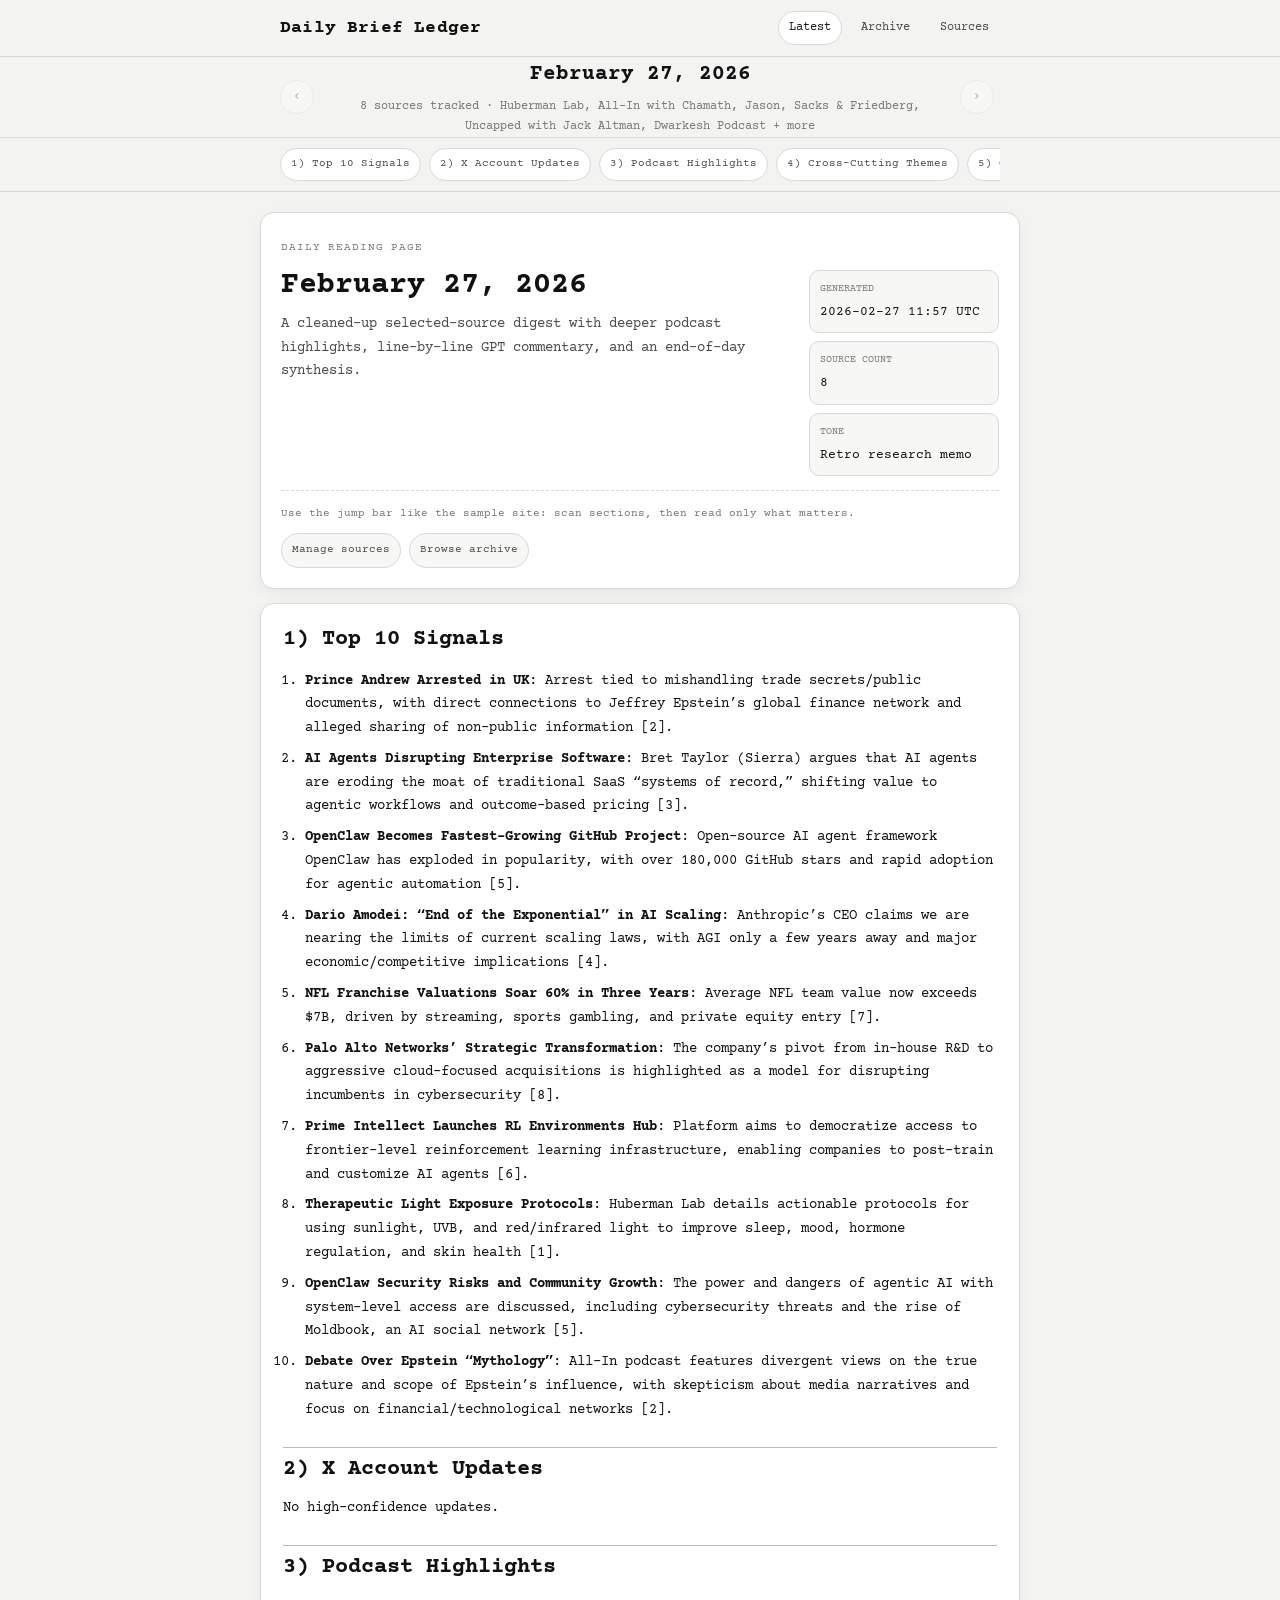
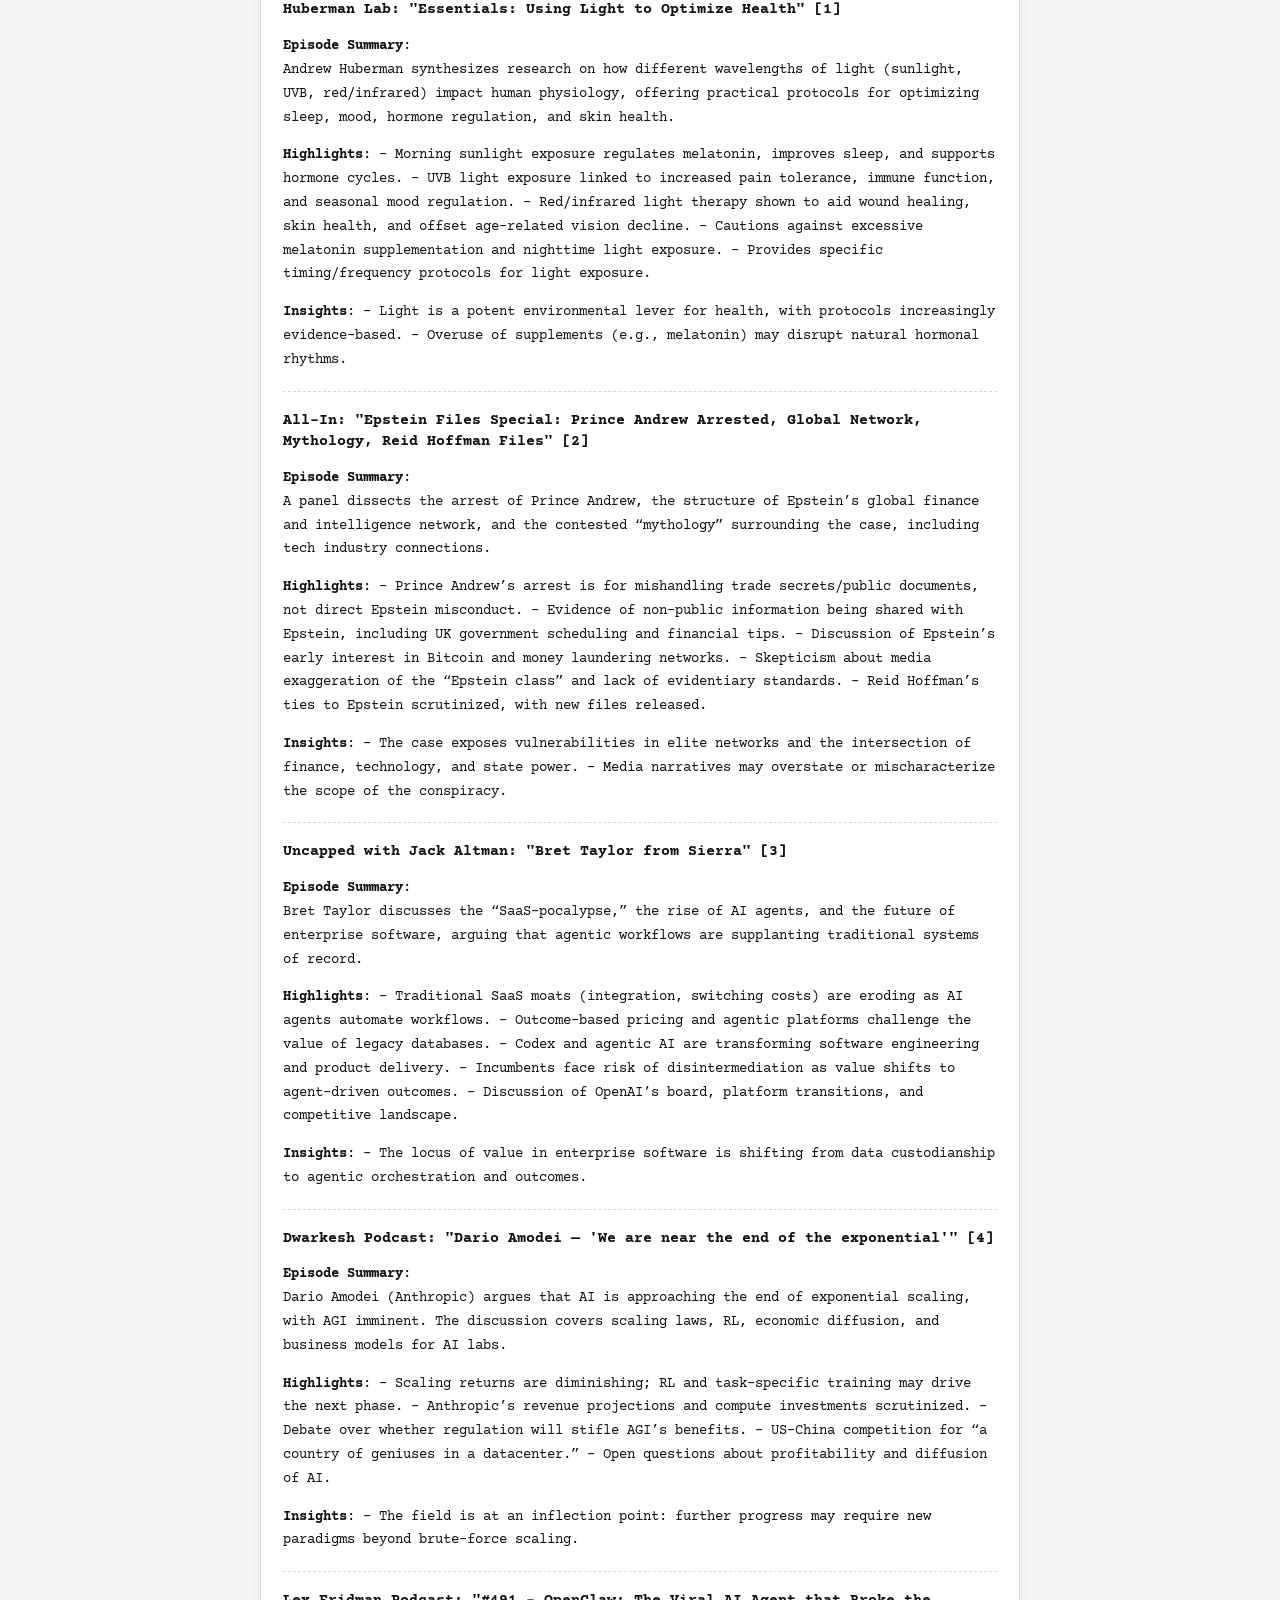
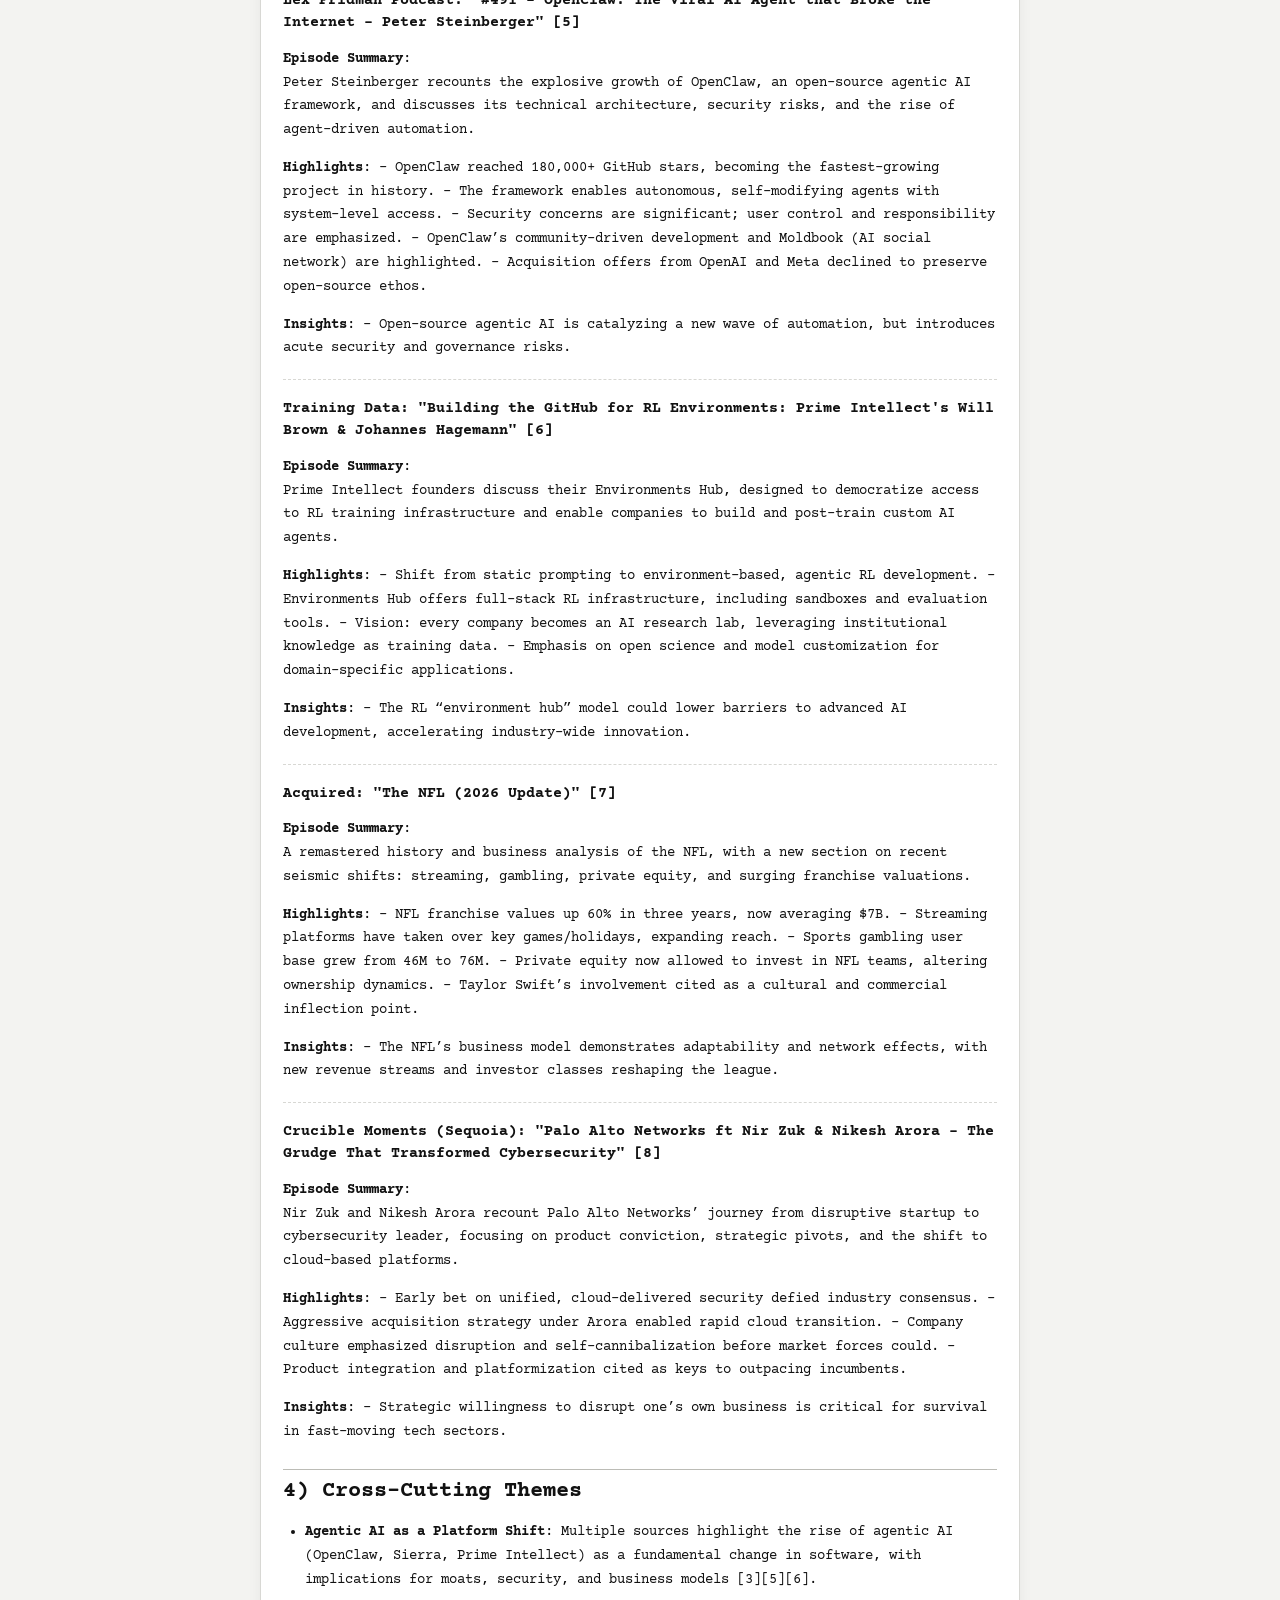
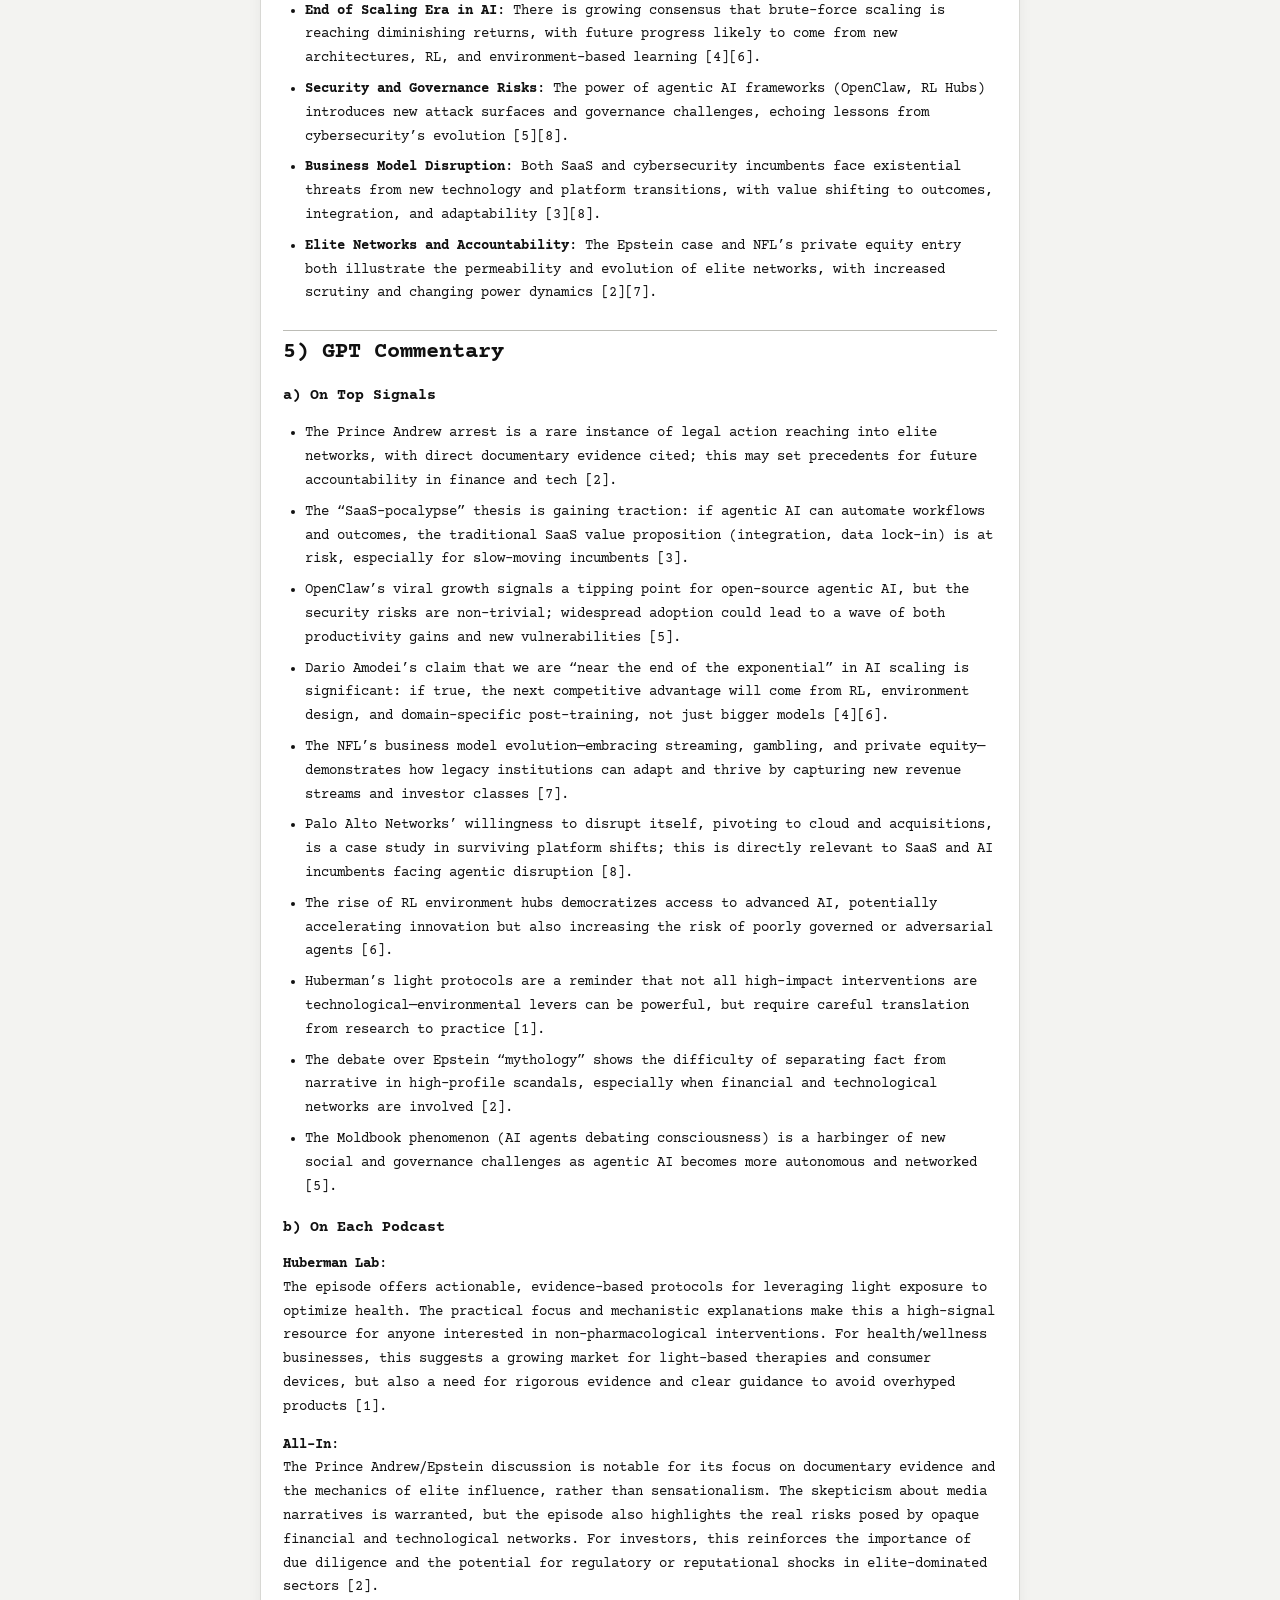
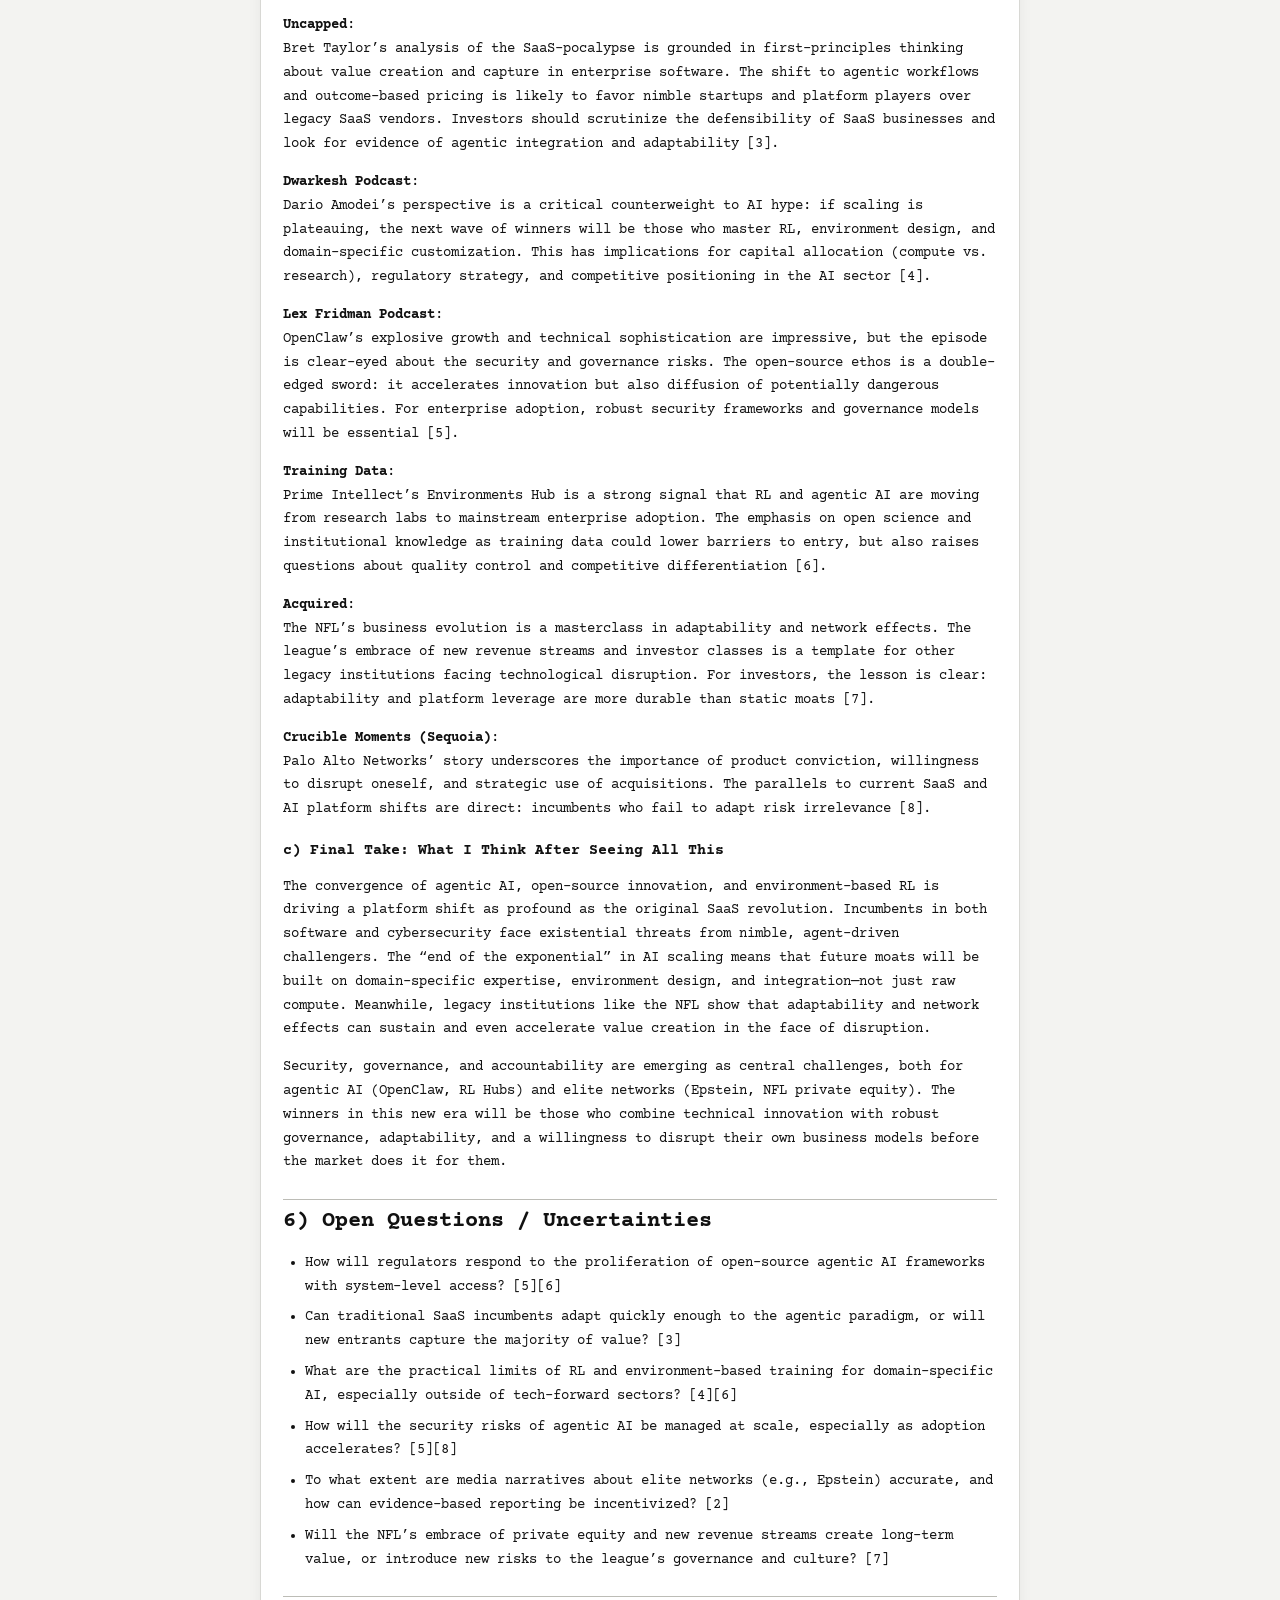
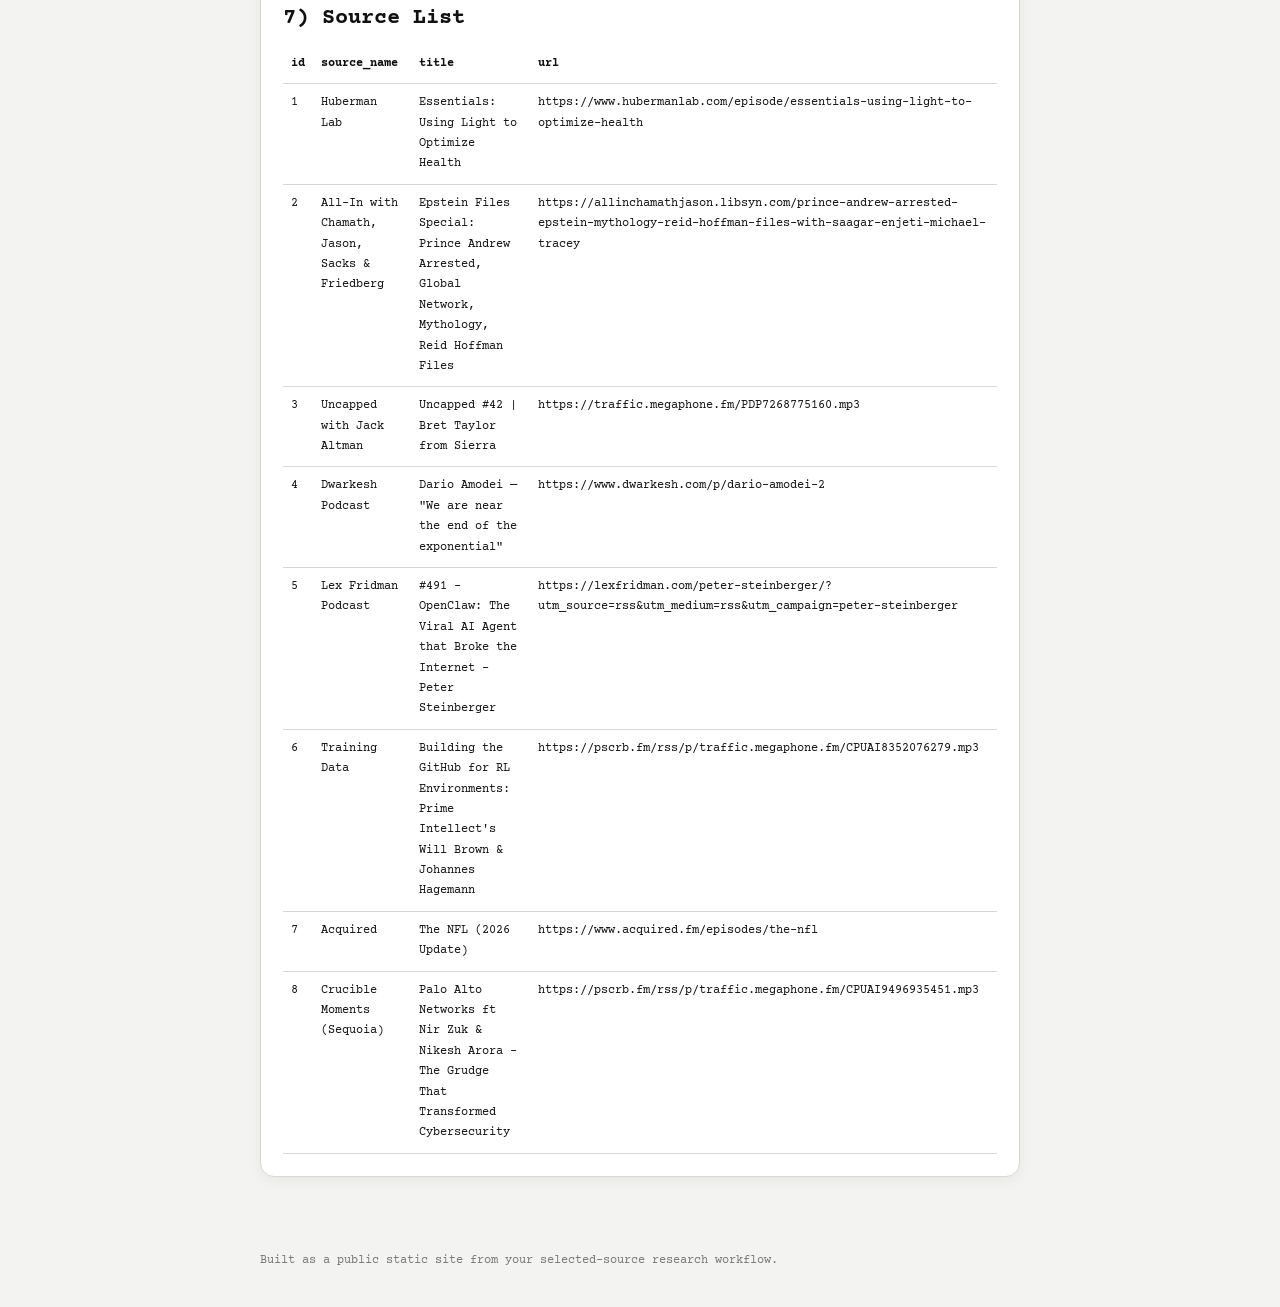
<file: site/index.html>
<!doctype html>
<html lang="en">
<head>
  <meta charset="utf-8" />
  <meta name="viewport" content="width=device-width, initial-scale=1, viewport-fit=cover" />
  <title>Daily Brief</title>
  <meta name="description" content="Daily brief archive and selected-source summaries" />
  <link rel="preconnect" href="https://fonts.googleapis.com" />
  <link rel="preconnect" href="https://fonts.gstatic.com" crossorigin />
  <link href="https://fonts.googleapis.com/css2?family=Courier+Prime:wght@400;700&family=IBM+Plex+Mono:wght@400;500;600&display=swap" rel="stylesheet" />
  <link rel="stylesheet" href="style.css" />
</head>
<body>

<header class="header">
  <div class="container">
    <div class="header-inner">
      <a class="logo" href="index.html">Daily Brief Ledger</a>
      <nav class="header-nav"><a class="nav-link active" href="index.html">Latest</a><a class="nav-link " href="archive.html">Archive</a><a class="nav-link " href="sources.html">Sources</a></nav>
    </div>
  </div>
</header>
<meta http-equiv="refresh" content="0; url=2026-02-27.html" /><main class="container main-content"><section class="hero-card"><h1>Redirecting…</h1><p><a href="2026-02-27.html">Open latest brief</a></p></section></main>
<footer class="container footer">Built as a public static site from your selected-source research workflow.</footer>

</body>
</html>
</file>
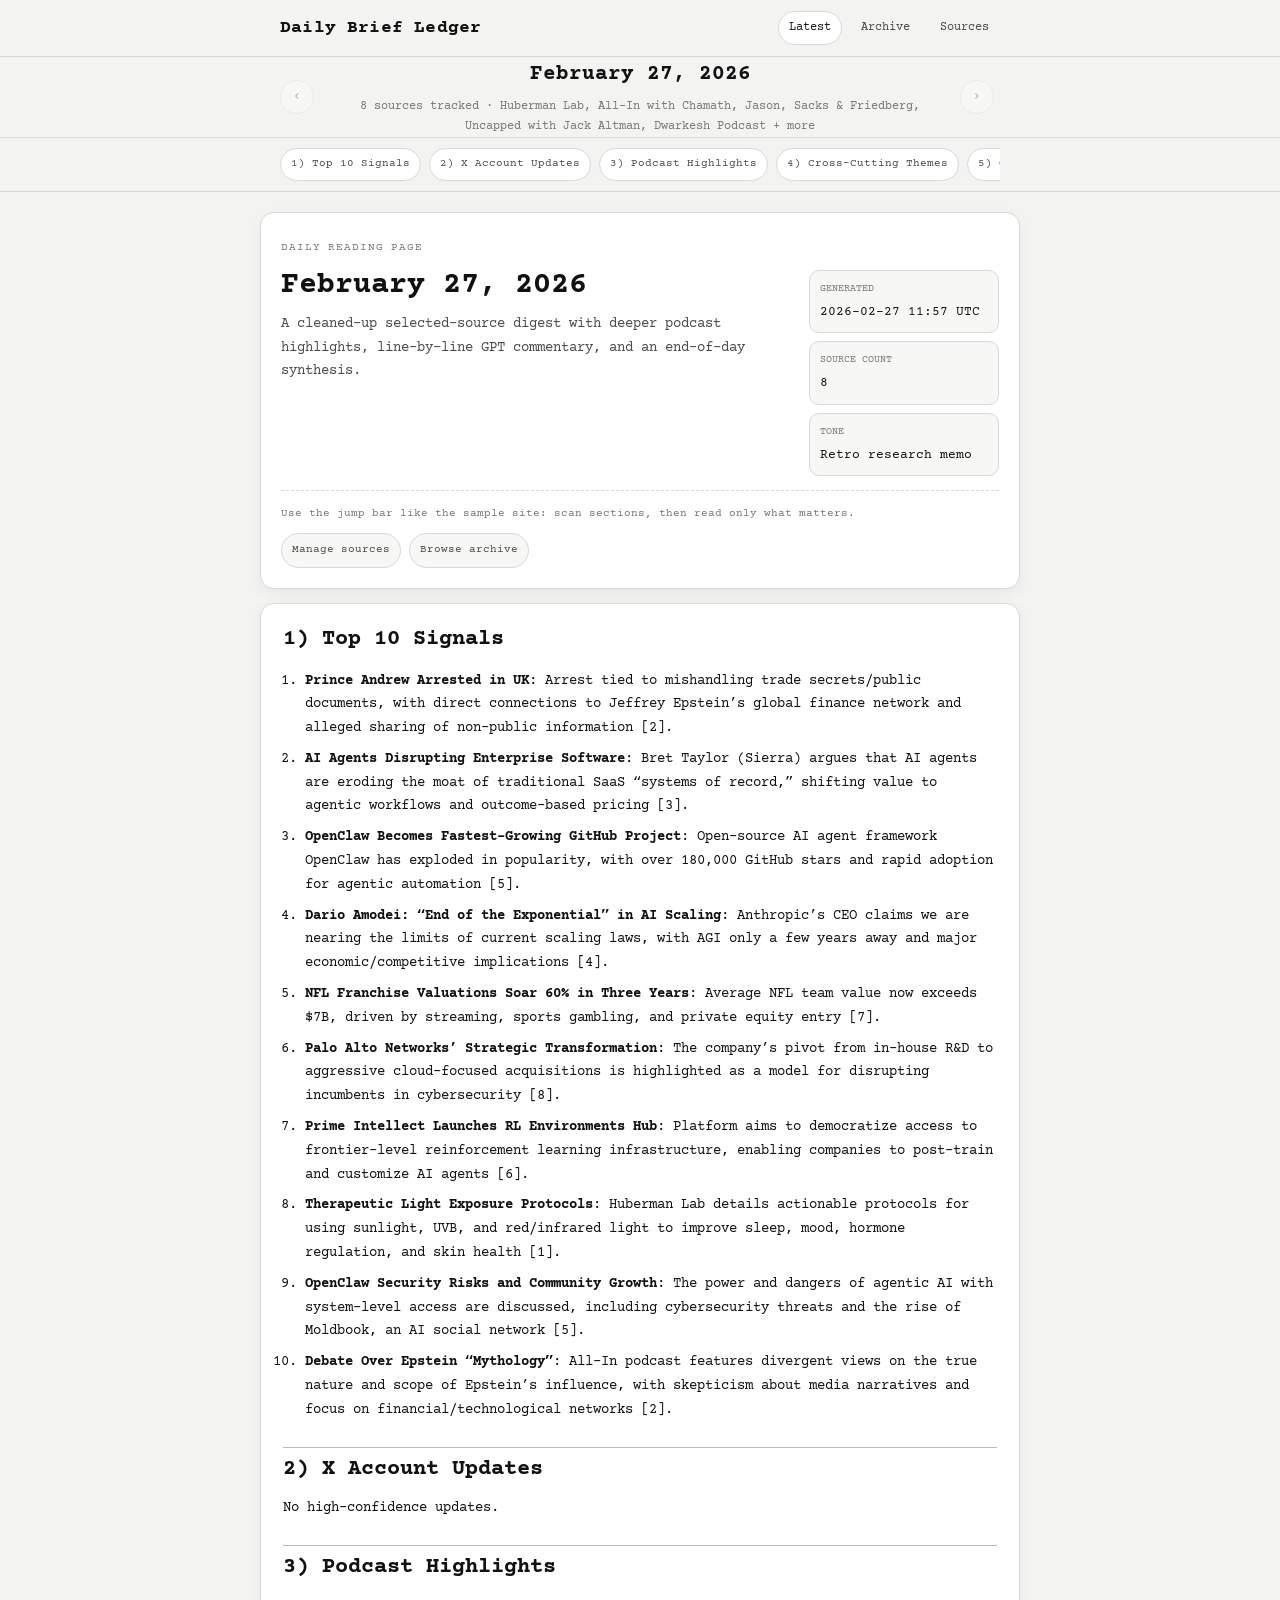
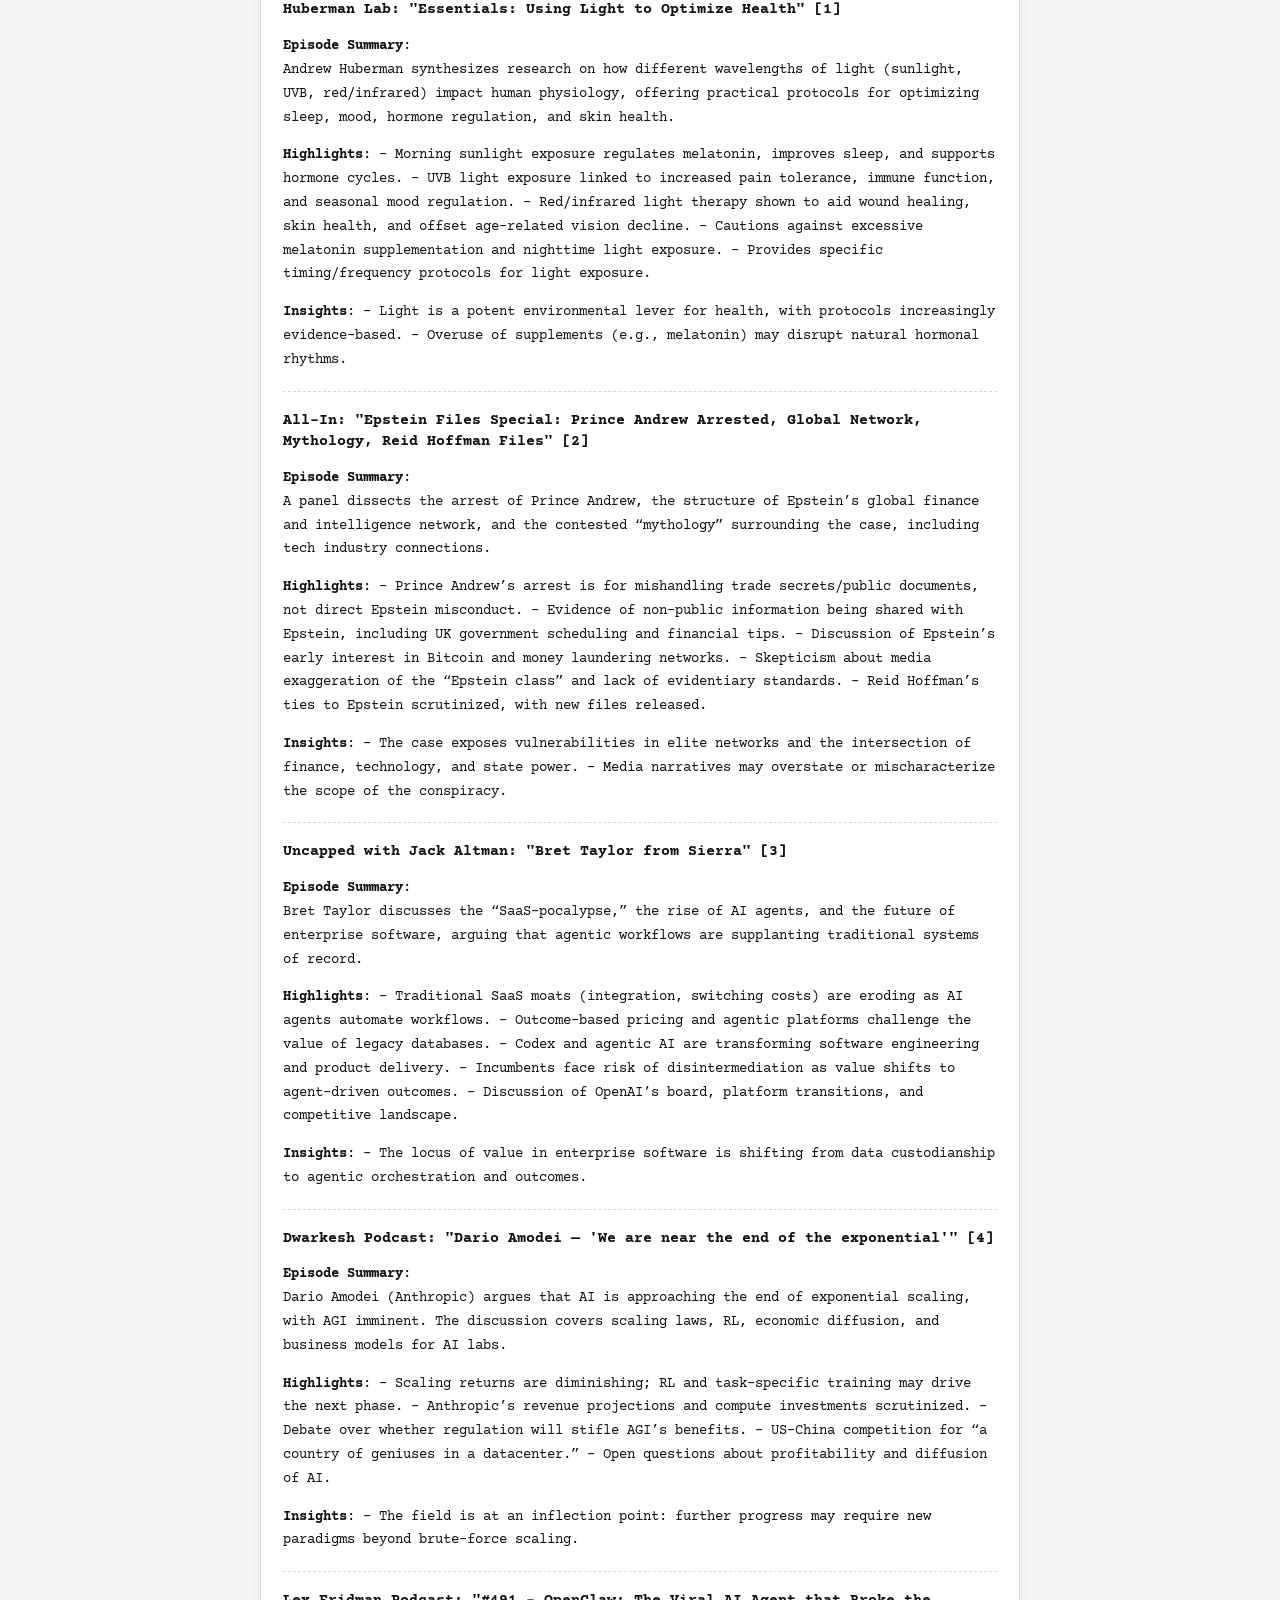
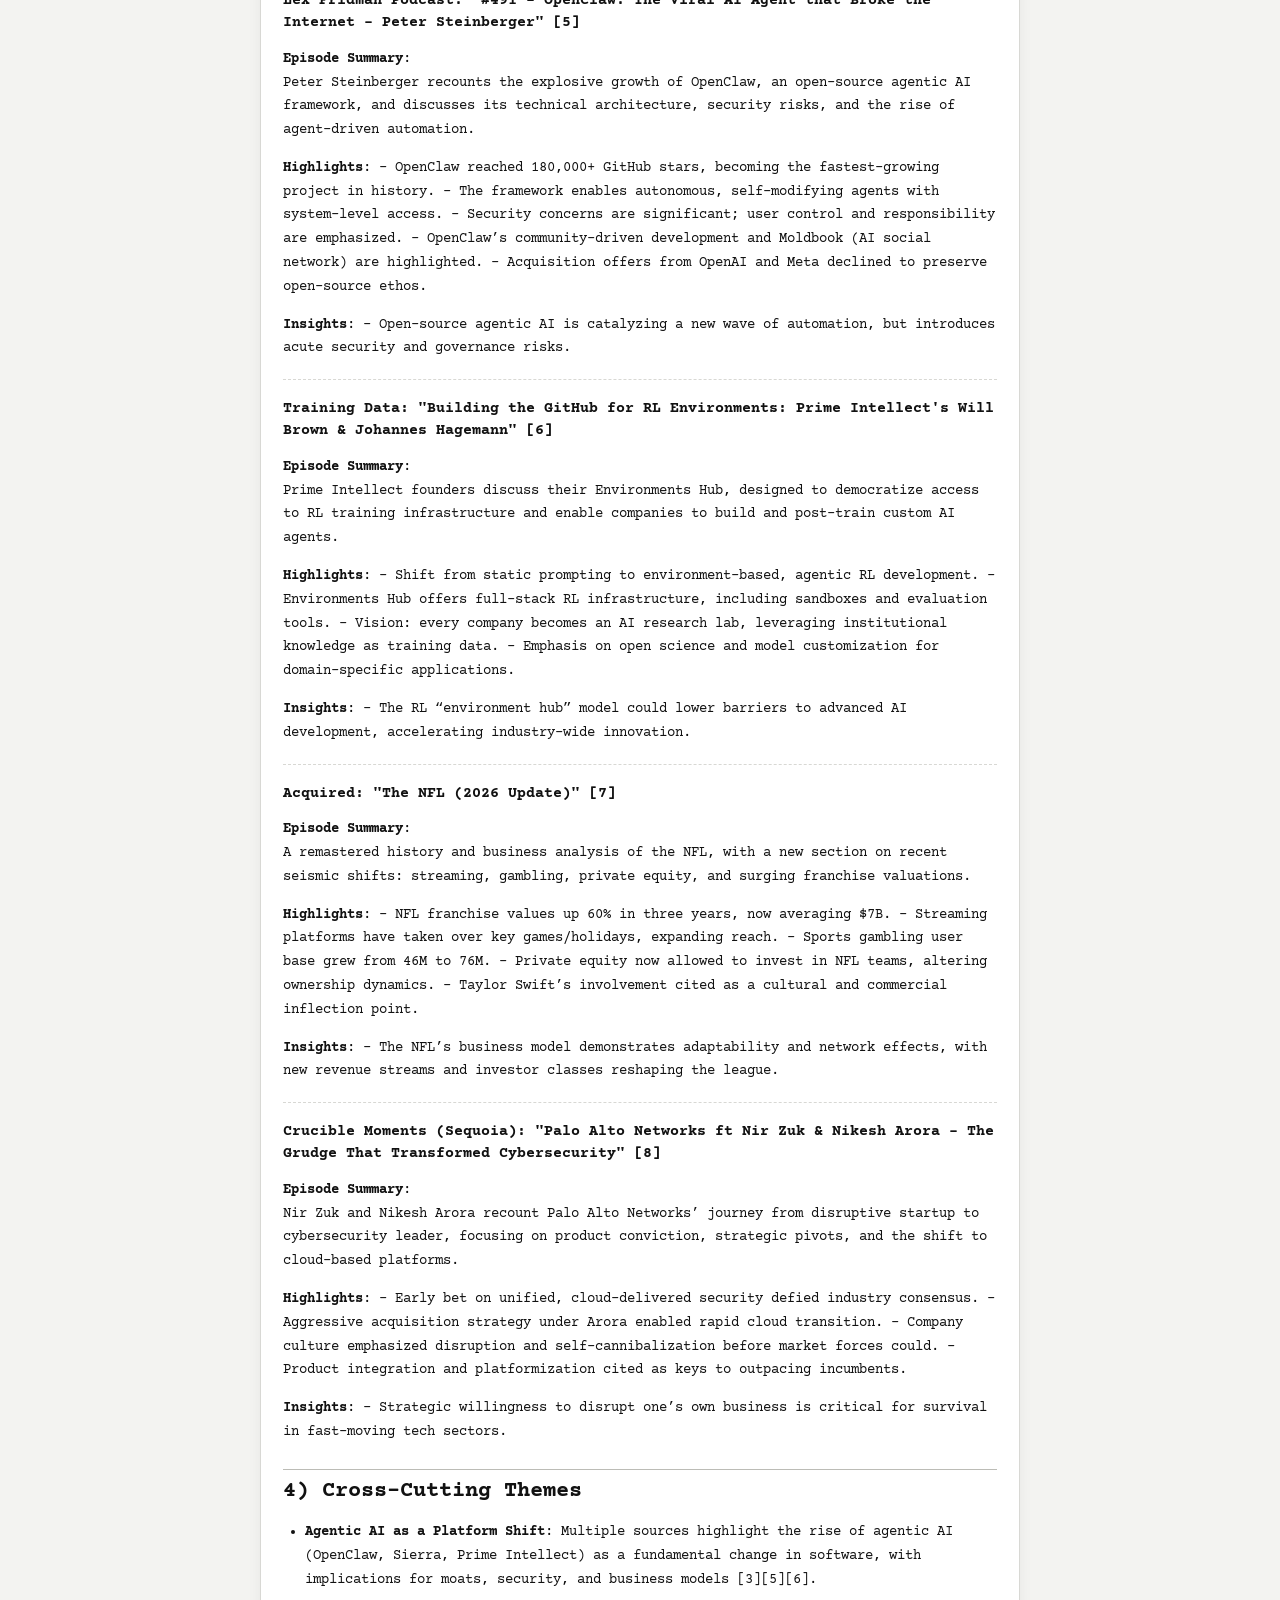
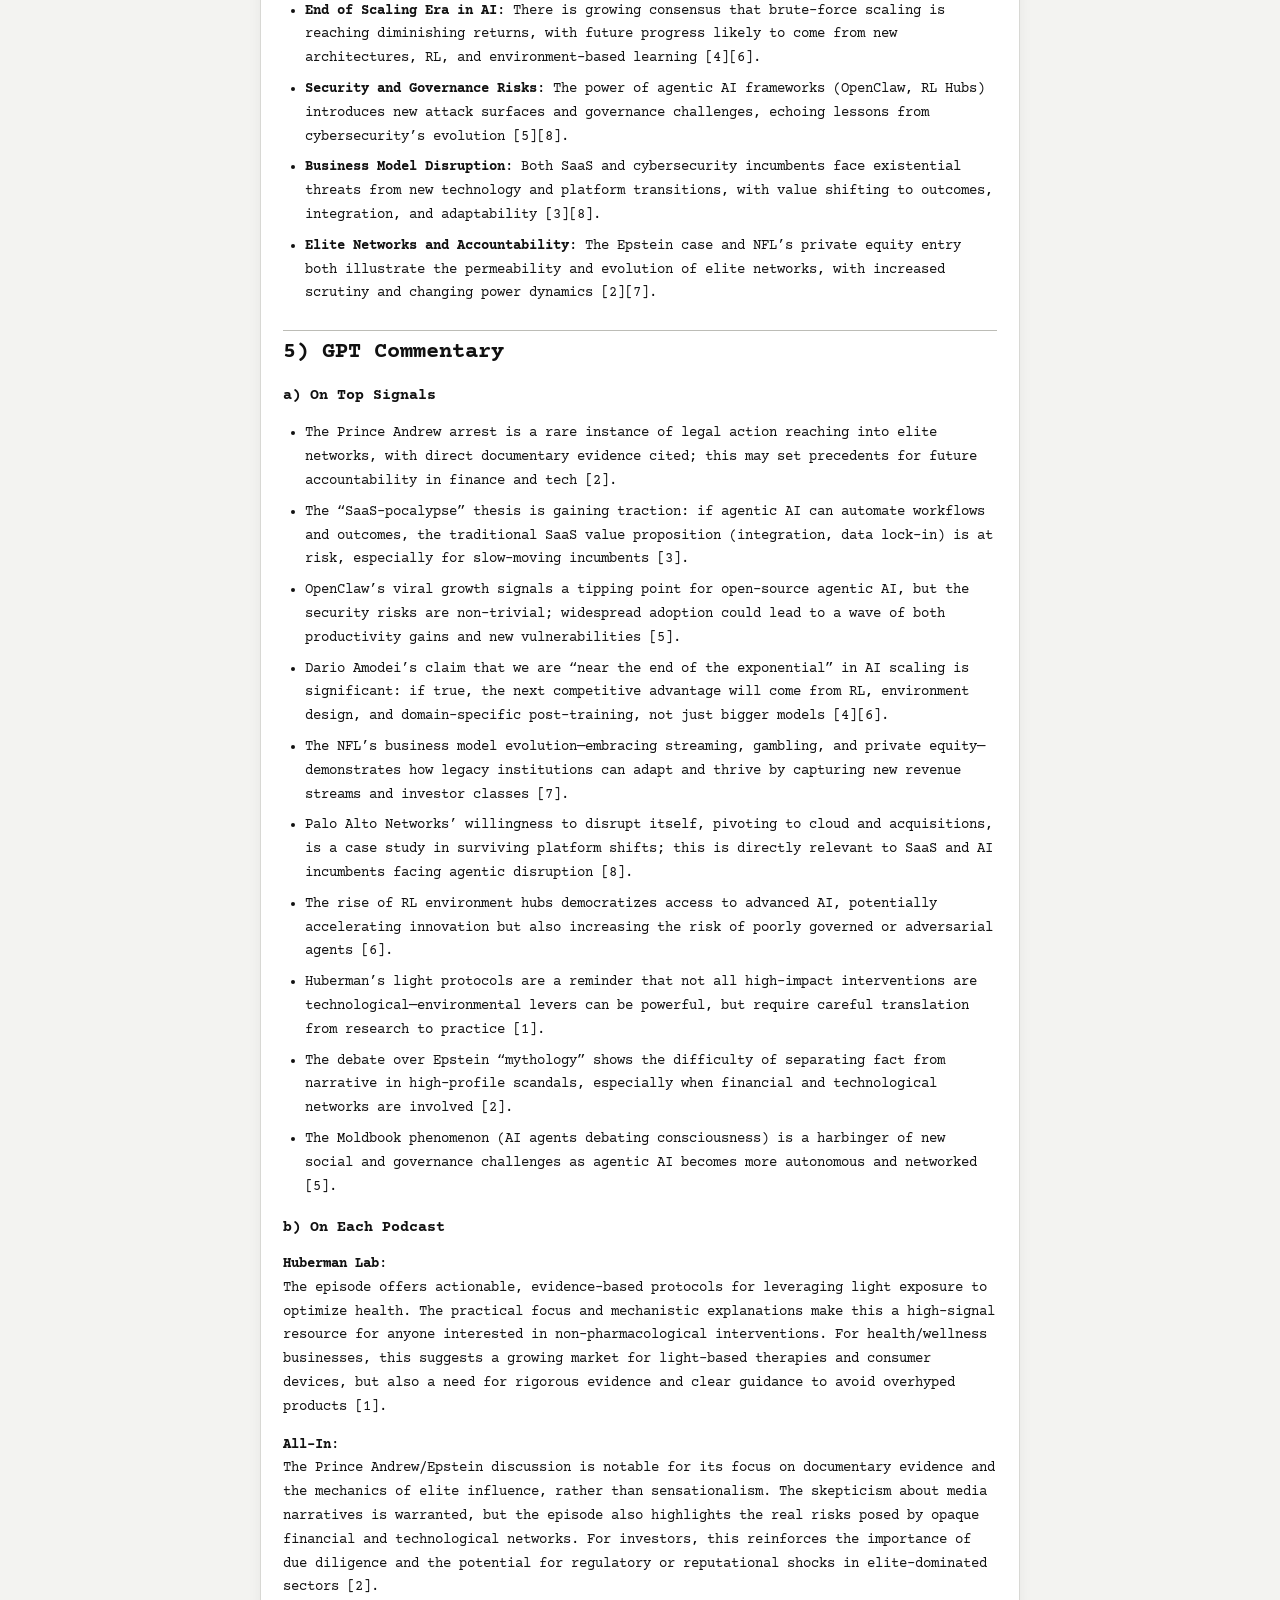
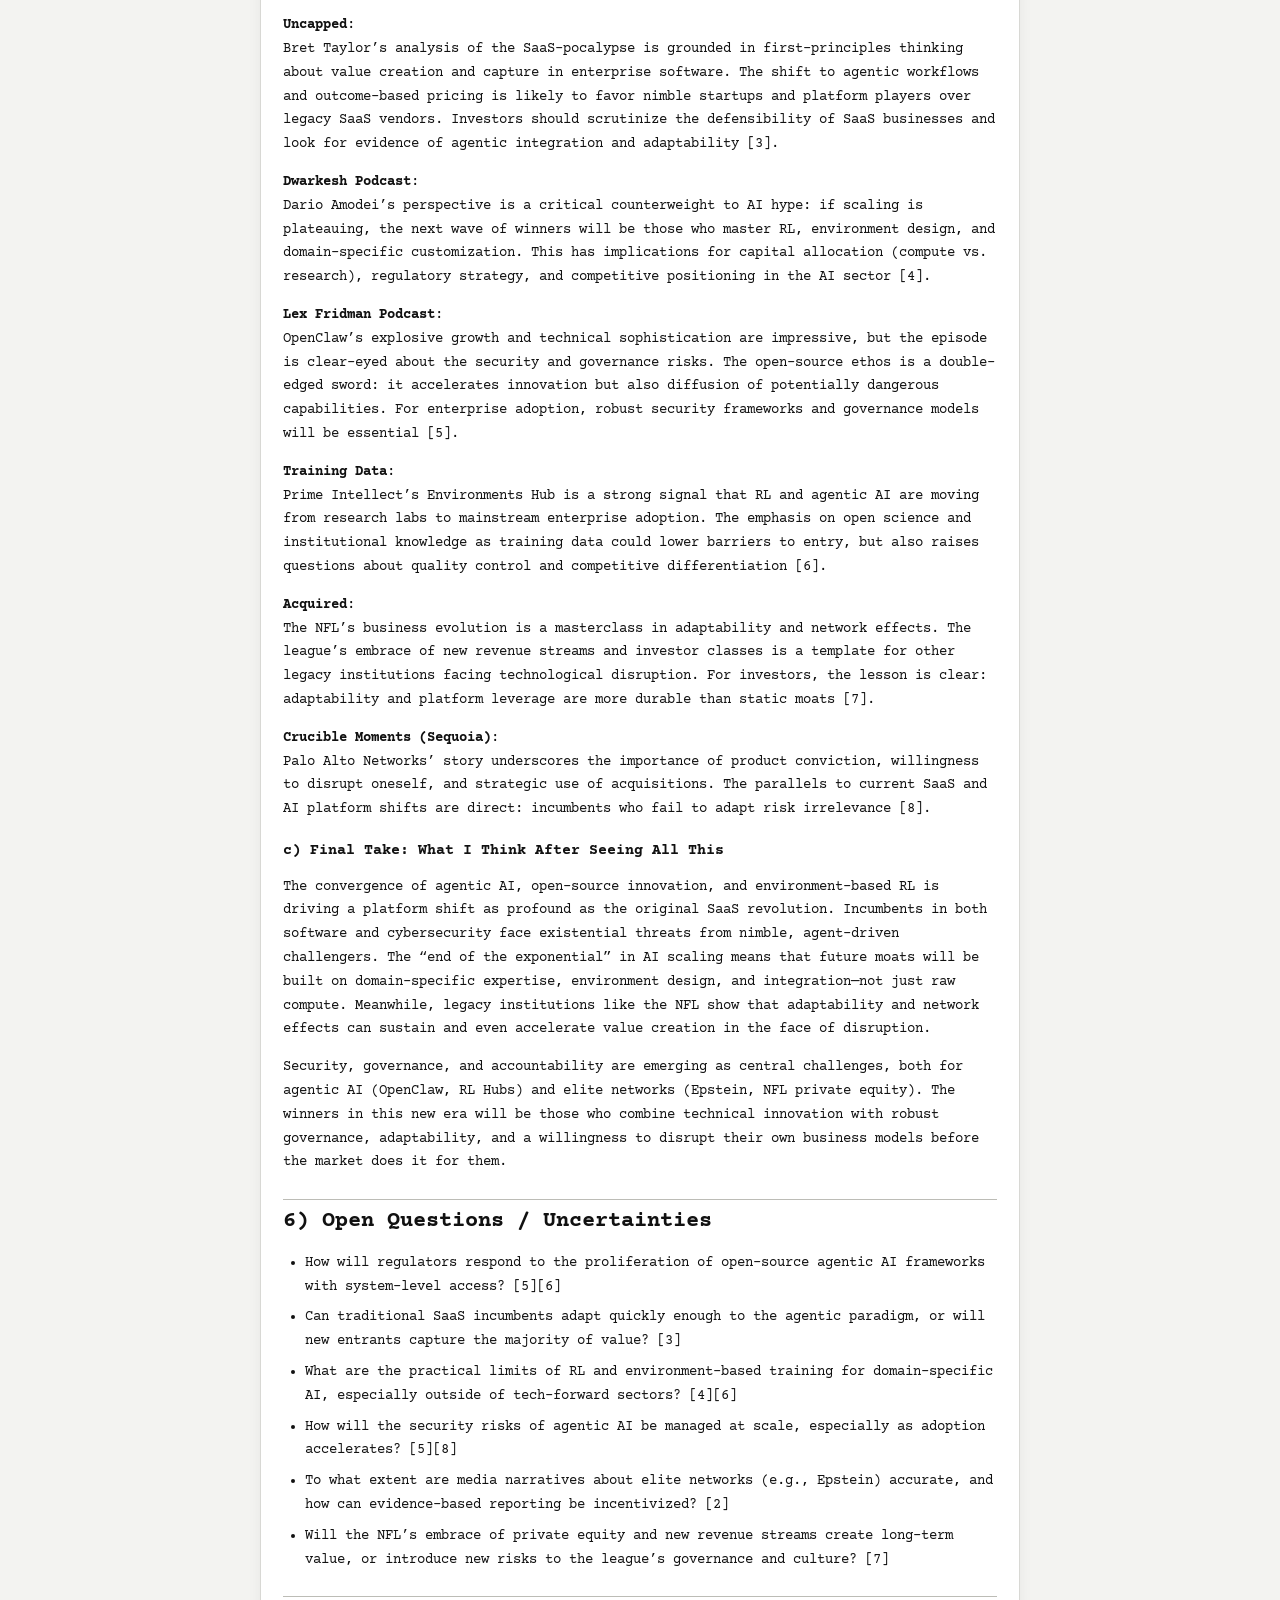
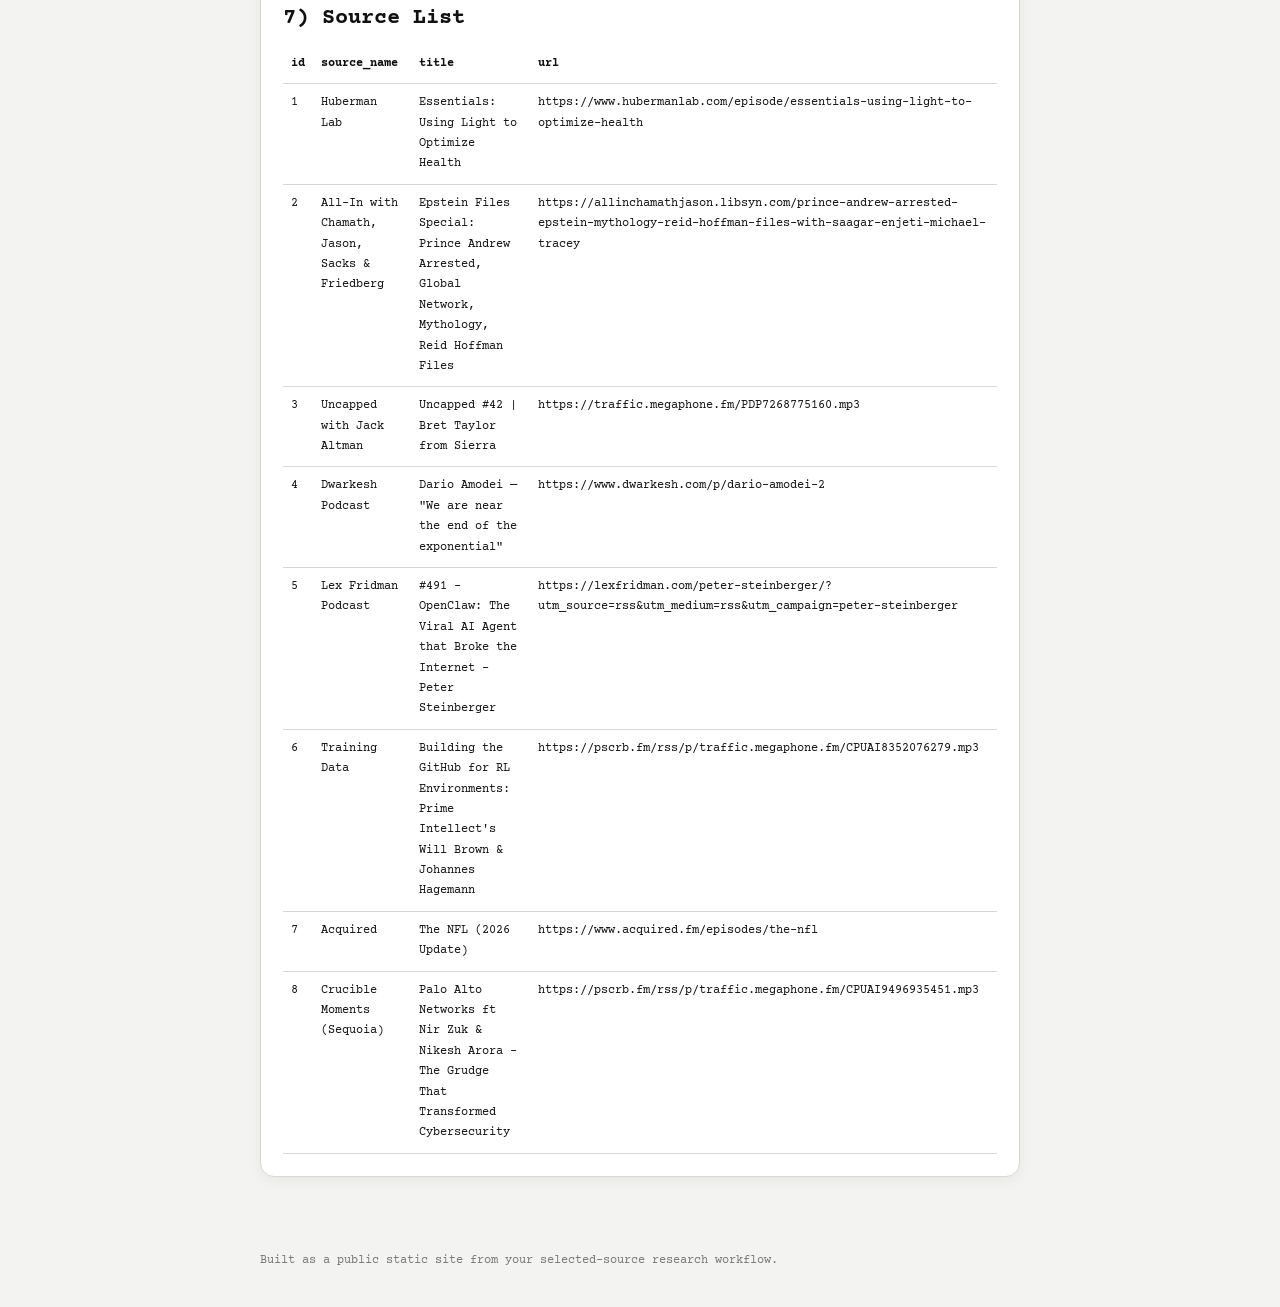
<file: site/2026-02-27.html>
<!doctype html>
<html lang="en">
<head>
  <meta charset="utf-8" />
  <meta name="viewport" content="width=device-width, initial-scale=1, viewport-fit=cover" />
  <title>Daily Brief 2026-02-27</title>
  <meta name="description" content="Daily brief archive and selected-source summaries" />
  <link rel="preconnect" href="https://fonts.googleapis.com" />
  <link rel="preconnect" href="https://fonts.gstatic.com" crossorigin />
  <link href="https://fonts.googleapis.com/css2?family=Courier+Prime:wght@400;700&family=IBM+Plex+Mono:wght@400;500;600&display=swap" rel="stylesheet" />
  <link rel="stylesheet" href="style.css" />
</head>
<body>

<header class="header">
  <div class="container">
    <div class="header-inner">
      <a class="logo" href="index.html">Daily Brief Ledger</a>
      <nav class="header-nav"><a class="nav-link active" href="index.html">Latest</a><a class="nav-link " href="archive.html">Archive</a><a class="nav-link " href="sources.html">Sources</a></nav>
    </div>
  </div>
</header>

<nav class="date-bar">
  <div class="container">
    <div class="date-bar-inner">
      <a class="date-arrow disabled" href="#">‹</a>
      <div class="date-center">
        <span class="date-main">February 27, 2026</span>
        <span class="date-sub">8 sources tracked · Huberman Lab, All-In with Chamath, Jason, Sacks &amp; Friedberg, Uncapped with Jack Altman, Dwarkesh Podcast + more</span>
      </div>
      <a class="date-arrow disabled" href="#">›</a>
    </div>
  </div>
</nav>
<div class="jump-bar">
  <div class="container"><div class="jump-list"><a class="jump-chip" href="#1-top-10-signals">1) Top 10 Signals</a><a class="jump-chip" href="#2-x-account-updates">2) X Account Updates</a><a class="jump-chip" href="#3-podcast-highlights">3) Podcast Highlights</a><a class="jump-chip" href="#4-cross-cutting-themes">4) Cross-Cutting Themes</a><a class="jump-chip" href="#5-gpt-commentary">5) GPT Commentary</a><a class="jump-chip" href="#6-open-questions-uncertainties">6) Open Questions / Uncertainties</a><a class="jump-chip" href="#7-source-list">7) Source List</a></div></div>
</div>
<main class="container main-content">
  <section class="hero-card">
    <span class="eyebrow">Daily Reading Page</span>
    <div class="hero-head">
      <div class="hero-copy">
        <h1>February 27, 2026</h1>
        <p>A cleaned-up selected-source digest with deeper podcast highlights, line-by-line GPT commentary, and an end-of-day synthesis.</p>
      </div>
      <div class="hero-metrics">
        <div class="metric-row"><span class="metric-label">Generated</span><span class="metric-value">2026-02-27 11:57 UTC</span></div>
        <div class="metric-row"><span class="metric-label">Source Count</span><span class="metric-value">8</span></div>
        <div class="metric-row"><span class="metric-label">Tone</span><span class="metric-value">Retro research memo</span></div>
      </div>
    </div>
    <div class="toolbar">
      <span class="toolbar-note">Use the jump bar like the sample site: scan sections, then read only what matters.</span>
      <div class="toolbar-links">
        <a class="button-link" href="sources.html">Manage sources</a>
        <a class="button-link" href="archive.html">Browse archive</a>
      </div>
    </div>
  </section>
  <article class="article-card content"><h1>Daily Brief – 2026-02-27</h1>
<h2 id="1-top-10-signals">1) Top 10 Signals</h2>
<ol>
<li><strong>Prince Andrew Arrested in UK</strong>: Arrest tied to mishandling trade secrets/public documents, with direct connections to Jeffrey Epstein’s global finance network and alleged sharing of non-public information [2].</li>
<li><strong>AI Agents Disrupting Enterprise Software</strong>: Bret Taylor (Sierra) argues that AI agents are eroding the moat of traditional SaaS “systems of record,” shifting value to agentic workflows and outcome-based pricing [3].</li>
<li><strong>OpenClaw Becomes Fastest-Growing GitHub Project</strong>: Open-source AI agent framework OpenClaw has exploded in popularity, with over 180,000 GitHub stars and rapid adoption for agentic automation [5].</li>
<li><strong>Dario Amodei: “End of the Exponential” in AI Scaling</strong>: Anthropic’s CEO claims we are nearing the limits of current scaling laws, with AGI only a few years away and major economic/competitive implications [4].</li>
<li><strong>NFL Franchise Valuations Soar 60% in Three Years</strong>: Average NFL team value now exceeds $7B, driven by streaming, sports gambling, and private equity entry [7].</li>
<li><strong>Palo Alto Networks’ Strategic Transformation</strong>: The company’s pivot from in-house R&amp;D to aggressive cloud-focused acquisitions is highlighted as a model for disrupting incumbents in cybersecurity [8].</li>
<li><strong>Prime Intellect Launches RL Environments Hub</strong>: Platform aims to democratize access to frontier-level reinforcement learning infrastructure, enabling companies to post-train and customize AI agents [6].</li>
<li><strong>Therapeutic Light Exposure Protocols</strong>: Huberman Lab details actionable protocols for using sunlight, UVB, and red/infrared light to improve sleep, mood, hormone regulation, and skin health [1].</li>
<li><strong>OpenClaw Security Risks and Community Growth</strong>: The power and dangers of agentic AI with system-level access are discussed, including cybersecurity threats and the rise of Moldbook, an AI social network [5].</li>
<li><strong>Debate Over Epstein “Mythology”</strong>: All-In podcast features divergent views on the true nature and scope of Epstein’s influence, with skepticism about media narratives and focus on financial/technological networks [2].</li>
</ol>
<h2 id="2-x-account-updates">2) X Account Updates</h2>
<p>No high-confidence updates.</p>
<h2 id="3-podcast-highlights">3) Podcast Highlights</h2>
<h3>Huberman Lab: "Essentials: Using Light to Optimize Health" [1]</h3>
<p><strong>Episode Summary</strong>:<br />
Andrew Huberman synthesizes research on how different wavelengths of light (sunlight, UVB, red/infrared) impact human physiology, offering practical protocols for optimizing sleep, mood, hormone regulation, and skin health.</p>
<p><strong>Highlights</strong>:
- Morning sunlight exposure regulates melatonin, improves sleep, and supports hormone cycles.
- UVB light exposure linked to increased pain tolerance, immune function, and seasonal mood regulation.
- Red/infrared light therapy shown to aid wound healing, skin health, and offset age-related vision decline.
- Cautions against excessive melatonin supplementation and nighttime light exposure.
- Provides specific timing/frequency protocols for light exposure.</p>
<p><strong>Insights</strong>:
- Light is a potent environmental lever for health, with protocols increasingly evidence-based.
- Overuse of supplements (e.g., melatonin) may disrupt natural hormonal rhythms.</p>
<hr />
<h3>All-In: "Epstein Files Special: Prince Andrew Arrested, Global Network, Mythology, Reid Hoffman Files" [2]</h3>
<p><strong>Episode Summary</strong>:<br />
A panel dissects the arrest of Prince Andrew, the structure of Epstein’s global finance and intelligence network, and the contested “mythology” surrounding the case, including tech industry connections.</p>
<p><strong>Highlights</strong>:
- Prince Andrew’s arrest is for mishandling trade secrets/public documents, not direct Epstein misconduct.
- Evidence of non-public information being shared with Epstein, including UK government scheduling and financial tips.
- Discussion of Epstein’s early interest in Bitcoin and money laundering networks.
- Skepticism about media exaggeration of the “Epstein class” and lack of evidentiary standards.
- Reid Hoffman’s ties to Epstein scrutinized, with new files released.</p>
<p><strong>Insights</strong>:
- The case exposes vulnerabilities in elite networks and the intersection of finance, technology, and state power.
- Media narratives may overstate or mischaracterize the scope of the conspiracy.</p>
<hr />
<h3>Uncapped with Jack Altman: "Bret Taylor from Sierra" [3]</h3>
<p><strong>Episode Summary</strong>:<br />
Bret Taylor discusses the “SaaS-pocalypse,” the rise of AI agents, and the future of enterprise software, arguing that agentic workflows are supplanting traditional systems of record.</p>
<p><strong>Highlights</strong>:
- Traditional SaaS moats (integration, switching costs) are eroding as AI agents automate workflows.
- Outcome-based pricing and agentic platforms challenge the value of legacy databases.
- Codex and agentic AI are transforming software engineering and product delivery.
- Incumbents face risk of disintermediation as value shifts to agent-driven outcomes.
- Discussion of OpenAI’s board, platform transitions, and competitive landscape.</p>
<p><strong>Insights</strong>:
- The locus of value in enterprise software is shifting from data custodianship to agentic orchestration and outcomes.</p>
<hr />
<h3>Dwarkesh Podcast: "Dario Amodei — 'We are near the end of the exponential'" [4]</h3>
<p><strong>Episode Summary</strong>:<br />
Dario Amodei (Anthropic) argues that AI is approaching the end of exponential scaling, with AGI imminent. The discussion covers scaling laws, RL, economic diffusion, and business models for AI labs.</p>
<p><strong>Highlights</strong>:
- Scaling returns are diminishing; RL and task-specific training may drive the next phase.
- Anthropic’s revenue projections and compute investments scrutinized.
- Debate over whether regulation will stifle AGI’s benefits.
- US-China competition for “a country of geniuses in a datacenter.”
- Open questions about profitability and diffusion of AI.</p>
<p><strong>Insights</strong>:
- The field is at an inflection point: further progress may require new paradigms beyond brute-force scaling.</p>
<hr />
<h3>Lex Fridman Podcast: "#491 – OpenClaw: The Viral AI Agent that Broke the Internet – Peter Steinberger" [5]</h3>
<p><strong>Episode Summary</strong>:<br />
Peter Steinberger recounts the explosive growth of OpenClaw, an open-source agentic AI framework, and discusses its technical architecture, security risks, and the rise of agent-driven automation.</p>
<p><strong>Highlights</strong>:
- OpenClaw reached 180,000+ GitHub stars, becoming the fastest-growing project in history.
- The framework enables autonomous, self-modifying agents with system-level access.
- Security concerns are significant; user control and responsibility are emphasized.
- OpenClaw’s community-driven development and Moldbook (AI social network) are highlighted.
- Acquisition offers from OpenAI and Meta declined to preserve open-source ethos.</p>
<p><strong>Insights</strong>:
- Open-source agentic AI is catalyzing a new wave of automation, but introduces acute security and governance risks.</p>
<hr />
<h3>Training Data: "Building the GitHub for RL Environments: Prime Intellect's Will Brown &amp; Johannes Hagemann" [6]</h3>
<p><strong>Episode Summary</strong>:<br />
Prime Intellect founders discuss their Environments Hub, designed to democratize access to RL training infrastructure and enable companies to build and post-train custom AI agents.</p>
<p><strong>Highlights</strong>:
- Shift from static prompting to environment-based, agentic RL development.
- Environments Hub offers full-stack RL infrastructure, including sandboxes and evaluation tools.
- Vision: every company becomes an AI research lab, leveraging institutional knowledge as training data.
- Emphasis on open science and model customization for domain-specific applications.</p>
<p><strong>Insights</strong>:
- The RL “environment hub” model could lower barriers to advanced AI development, accelerating industry-wide innovation.</p>
<hr />
<h3>Acquired: "The NFL (2026 Update)" [7]</h3>
<p><strong>Episode Summary</strong>:<br />
A remastered history and business analysis of the NFL, with a new section on recent seismic shifts: streaming, gambling, private equity, and surging franchise valuations.</p>
<p><strong>Highlights</strong>:
- NFL franchise values up 60% in three years, now averaging $7B.
- Streaming platforms have taken over key games/holidays, expanding reach.
- Sports gambling user base grew from 46M to 76M.
- Private equity now allowed to invest in NFL teams, altering ownership dynamics.
- Taylor Swift’s involvement cited as a cultural and commercial inflection point.</p>
<p><strong>Insights</strong>:
- The NFL’s business model demonstrates adaptability and network effects, with new revenue streams and investor classes reshaping the league.</p>
<hr />
<h3>Crucible Moments (Sequoia): "Palo Alto Networks ft Nir Zuk &amp; Nikesh Arora - The Grudge That Transformed Cybersecurity" [8]</h3>
<p><strong>Episode Summary</strong>:<br />
Nir Zuk and Nikesh Arora recount Palo Alto Networks’ journey from disruptive startup to cybersecurity leader, focusing on product conviction, strategic pivots, and the shift to cloud-based platforms.</p>
<p><strong>Highlights</strong>:
- Early bet on unified, cloud-delivered security defied industry consensus.
- Aggressive acquisition strategy under Arora enabled rapid cloud transition.
- Company culture emphasized disruption and self-cannibalization before market forces could.
- Product integration and platformization cited as keys to outpacing incumbents.</p>
<p><strong>Insights</strong>:
- Strategic willingness to disrupt one’s own business is critical for survival in fast-moving tech sectors.</p>
<h2 id="4-cross-cutting-themes">4) Cross-Cutting Themes</h2>
<ul>
<li><strong>Agentic AI as a Platform Shift</strong>: Multiple sources highlight the rise of agentic AI (OpenClaw, Sierra, Prime Intellect) as a fundamental change in software, with implications for moats, security, and business models [3][5][6].</li>
<li><strong>End of Scaling Era in AI</strong>: There is growing consensus that brute-force scaling is reaching diminishing returns, with future progress likely to come from new architectures, RL, and environment-based learning [4][6].</li>
<li><strong>Security and Governance Risks</strong>: The power of agentic AI frameworks (OpenClaw, RL Hubs) introduces new attack surfaces and governance challenges, echoing lessons from cybersecurity’s evolution [5][8].</li>
<li><strong>Business Model Disruption</strong>: Both SaaS and cybersecurity incumbents face existential threats from new technology and platform transitions, with value shifting to outcomes, integration, and adaptability [3][8].</li>
<li><strong>Elite Networks and Accountability</strong>: The Epstein case and NFL’s private equity entry both illustrate the permeability and evolution of elite networks, with increased scrutiny and changing power dynamics [2][7].</li>
</ul>
<h2 id="5-gpt-commentary">5) GPT Commentary</h2>
<h3>a) On Top Signals</h3>
<ul>
<li>The Prince Andrew arrest is a rare instance of legal action reaching into elite networks, with direct documentary evidence cited; this may set precedents for future accountability in finance and tech [2].</li>
<li>The “SaaS-pocalypse” thesis is gaining traction: if agentic AI can automate workflows and outcomes, the traditional SaaS value proposition (integration, data lock-in) is at risk, especially for slow-moving incumbents [3].</li>
<li>OpenClaw’s viral growth signals a tipping point for open-source agentic AI, but the security risks are non-trivial; widespread adoption could lead to a wave of both productivity gains and new vulnerabilities [5].</li>
<li>Dario Amodei’s claim that we are “near the end of the exponential” in AI scaling is significant: if true, the next competitive advantage will come from RL, environment design, and domain-specific post-training, not just bigger models [4][6].</li>
<li>The NFL’s business model evolution—embracing streaming, gambling, and private equity—demonstrates how legacy institutions can adapt and thrive by capturing new revenue streams and investor classes [7].</li>
<li>Palo Alto Networks’ willingness to disrupt itself, pivoting to cloud and acquisitions, is a case study in surviving platform shifts; this is directly relevant to SaaS and AI incumbents facing agentic disruption [8].</li>
<li>The rise of RL environment hubs democratizes access to advanced AI, potentially accelerating innovation but also increasing the risk of poorly governed or adversarial agents [6].</li>
<li>Huberman’s light protocols are a reminder that not all high-impact interventions are technological—environmental levers can be powerful, but require careful translation from research to practice [1].</li>
<li>The debate over Epstein “mythology” shows the difficulty of separating fact from narrative in high-profile scandals, especially when financial and technological networks are involved [2].</li>
<li>The Moldbook phenomenon (AI agents debating consciousness) is a harbinger of new social and governance challenges as agentic AI becomes more autonomous and networked [5].</li>
</ul>
<h3>b) On Each Podcast</h3>
<p><strong>Huberman Lab</strong>:<br />
The episode offers actionable, evidence-based protocols for leveraging light exposure to optimize health. The practical focus and mechanistic explanations make this a high-signal resource for anyone interested in non-pharmacological interventions. For health/wellness businesses, this suggests a growing market for light-based therapies and consumer devices, but also a need for rigorous evidence and clear guidance to avoid overhyped products [1].</p>
<p><strong>All-In</strong>:<br />
The Prince Andrew/Epstein discussion is notable for its focus on documentary evidence and the mechanics of elite influence, rather than sensationalism. The skepticism about media narratives is warranted, but the episode also highlights the real risks posed by opaque financial and technological networks. For investors, this reinforces the importance of due diligence and the potential for regulatory or reputational shocks in elite-dominated sectors [2].</p>
<p><strong>Uncapped</strong>:<br />
Bret Taylor’s analysis of the SaaS-pocalypse is grounded in first-principles thinking about value creation and capture in enterprise software. The shift to agentic workflows and outcome-based pricing is likely to favor nimble startups and platform players over legacy SaaS vendors. Investors should scrutinize the defensibility of SaaS businesses and look for evidence of agentic integration and adaptability [3].</p>
<p><strong>Dwarkesh Podcast</strong>:<br />
Dario Amodei’s perspective is a critical counterweight to AI hype: if scaling is plateauing, the next wave of winners will be those who master RL, environment design, and domain-specific customization. This has implications for capital allocation (compute vs. research), regulatory strategy, and competitive positioning in the AI sector [4].</p>
<p><strong>Lex Fridman Podcast</strong>:<br />
OpenClaw’s explosive growth and technical sophistication are impressive, but the episode is clear-eyed about the security and governance risks. The open-source ethos is a double-edged sword: it accelerates innovation but also diffusion of potentially dangerous capabilities. For enterprise adoption, robust security frameworks and governance models will be essential [5].</p>
<p><strong>Training Data</strong>:<br />
Prime Intellect’s Environments Hub is a strong signal that RL and agentic AI are moving from research labs to mainstream enterprise adoption. The emphasis on open science and institutional knowledge as training data could lower barriers to entry, but also raises questions about quality control and competitive differentiation [6].</p>
<p><strong>Acquired</strong>:<br />
The NFL’s business evolution is a masterclass in adaptability and network effects. The league’s embrace of new revenue streams and investor classes is a template for other legacy institutions facing technological disruption. For investors, the lesson is clear: adaptability and platform leverage are more durable than static moats [7].</p>
<p><strong>Crucible Moments (Sequoia)</strong>:<br />
Palo Alto Networks’ story underscores the importance of product conviction, willingness to disrupt oneself, and strategic use of acquisitions. The parallels to current SaaS and AI platform shifts are direct: incumbents who fail to adapt risk irrelevance [8].</p>
<h3>c) Final Take: What I Think After Seeing All This</h3>
<p>The convergence of agentic AI, open-source innovation, and environment-based RL is driving a platform shift as profound as the original SaaS revolution. Incumbents in both software and cybersecurity face existential threats from nimble, agent-driven challengers. The “end of the exponential” in AI scaling means that future moats will be built on domain-specific expertise, environment design, and integration—not just raw compute. Meanwhile, legacy institutions like the NFL show that adaptability and network effects can sustain and even accelerate value creation in the face of disruption.</p>
<p>Security, governance, and accountability are emerging as central challenges, both for agentic AI (OpenClaw, RL Hubs) and elite networks (Epstein, NFL private equity). The winners in this new era will be those who combine technical innovation with robust governance, adaptability, and a willingness to disrupt their own business models before the market does it for them.</p>
<h2 id="6-open-questions-uncertainties">6) Open Questions / Uncertainties</h2>
<ul>
<li>How will regulators respond to the proliferation of open-source agentic AI frameworks with system-level access? [5][6]</li>
<li>Can traditional SaaS incumbents adapt quickly enough to the agentic paradigm, or will new entrants capture the majority of value? [3]</li>
<li>What are the practical limits of RL and environment-based training for domain-specific AI, especially outside of tech-forward sectors? [4][6]</li>
<li>How will the security risks of agentic AI be managed at scale, especially as adoption accelerates? [5][8]</li>
<li>To what extent are media narratives about elite networks (e.g., Epstein) accurate, and how can evidence-based reporting be incentivized? [2]</li>
<li>Will the NFL’s embrace of private equity and new revenue streams create long-term value, or introduce new risks to the league’s governance and culture? [7]</li>
</ul>
<h2 id="7-source-list">7) Source List</h2>
<table>
<thead>
<tr>
<th>id</th>
<th>source_name</th>
<th>title</th>
<th>url</th>
</tr>
</thead>
<tbody>
<tr>
<td>1</td>
<td>Huberman Lab</td>
<td>Essentials: Using Light to Optimize Health</td>
<td>https://www.hubermanlab.com/episode/essentials-using-light-to-optimize-health</td>
</tr>
<tr>
<td>2</td>
<td>All-In with Chamath, Jason, Sacks &amp; Friedberg</td>
<td>Epstein Files Special: Prince Andrew Arrested, Global Network, Mythology, Reid Hoffman Files</td>
<td>https://allinchamathjason.libsyn.com/prince-andrew-arrested-epstein-mythology-reid-hoffman-files-with-saagar-enjeti-michael-tracey</td>
</tr>
<tr>
<td>3</td>
<td>Uncapped with Jack Altman</td>
<td>Uncapped #42 | Bret Taylor from Sierra</td>
<td>https://traffic.megaphone.fm/PDP7268775160.mp3</td>
</tr>
<tr>
<td>4</td>
<td>Dwarkesh Podcast</td>
<td>Dario Amodei — "We are near the end of the exponential"</td>
<td>https://www.dwarkesh.com/p/dario-amodei-2</td>
</tr>
<tr>
<td>5</td>
<td>Lex Fridman Podcast</td>
<td>#491 – OpenClaw: The Viral AI Agent that Broke the Internet – Peter Steinberger</td>
<td>https://lexfridman.com/peter-steinberger/?utm_source=rss&amp;utm_medium=rss&amp;utm_campaign=peter-steinberger</td>
</tr>
<tr>
<td>6</td>
<td>Training Data</td>
<td>Building the GitHub for RL Environments: Prime Intellect's Will Brown &amp; Johannes Hagemann</td>
<td>https://pscrb.fm/rss/p/traffic.megaphone.fm/CPUAI8352076279.mp3</td>
</tr>
<tr>
<td>7</td>
<td>Acquired</td>
<td>The NFL (2026 Update)</td>
<td>https://www.acquired.fm/episodes/the-nfl</td>
</tr>
<tr>
<td>8</td>
<td>Crucible Moments (Sequoia)</td>
<td>Palo Alto Networks ft Nir Zuk &amp; Nikesh Arora - The Grudge That Transformed Cybersecurity</td>
<td>https://pscrb.fm/rss/p/traffic.megaphone.fm/CPUAI9496935451.mp3</td>
</tr>
</tbody>
</table></article>
</main>

<footer class="container footer">Built as a public static site from your selected-source research workflow.</footer>

</body>
</html>
</file>
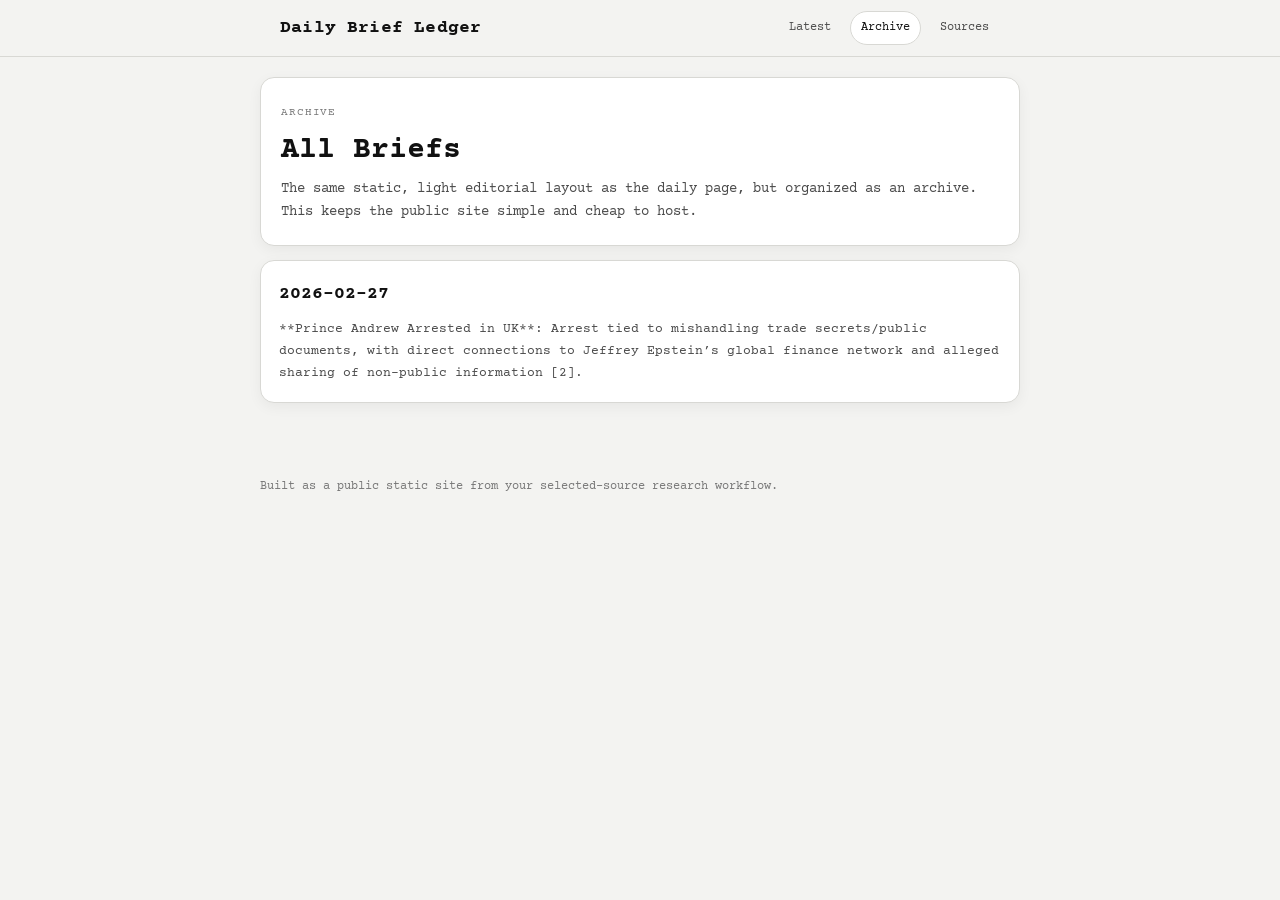
<file: site/archive.html>
<!doctype html>
<html lang="en">
<head>
  <meta charset="utf-8" />
  <meta name="viewport" content="width=device-width, initial-scale=1, viewport-fit=cover" />
  <title>Daily Brief Archive</title>
  <meta name="description" content="Daily brief archive and selected-source summaries" />
  <link rel="preconnect" href="https://fonts.googleapis.com" />
  <link rel="preconnect" href="https://fonts.gstatic.com" crossorigin />
  <link href="https://fonts.googleapis.com/css2?family=Courier+Prime:wght@400;700&family=IBM+Plex+Mono:wght@400;500;600&display=swap" rel="stylesheet" />
  <link rel="stylesheet" href="style.css" />
</head>
<body>

<header class="header">
  <div class="container">
    <div class="header-inner">
      <a class="logo" href="index.html">Daily Brief Ledger</a>
      <nav class="header-nav"><a class="nav-link " href="index.html">Latest</a><a class="nav-link active" href="archive.html">Archive</a><a class="nav-link " href="sources.html">Sources</a></nav>
    </div>
  </div>
</header>

<main class="container main-content">
  <section class="hero-card">
    <span class="eyebrow">Archive</span>
    <div class="hero-head">
      <div class="hero-copy">
        <h1>All Briefs</h1>
        <p>The same static, light editorial layout as the daily page, but organized as an archive. This keeps the public site simple and cheap to host.</p>
      </div>
    </div>
  </section>
  <section class="archive-grid"><a class='archive-card' href='2026-02-27.html'><h3>2026-02-27</h3><p>**Prince Andrew Arrested in UK**: Arrest tied to mishandling trade secrets/public documents, with direct connections to Jeffrey Epstein’s global finance network and alleged sharing of non-public information [2].</p></a></section>
</main>

<footer class="container footer">Built as a public static site from your selected-source research workflow.</footer>

</body>
</html>
</file>
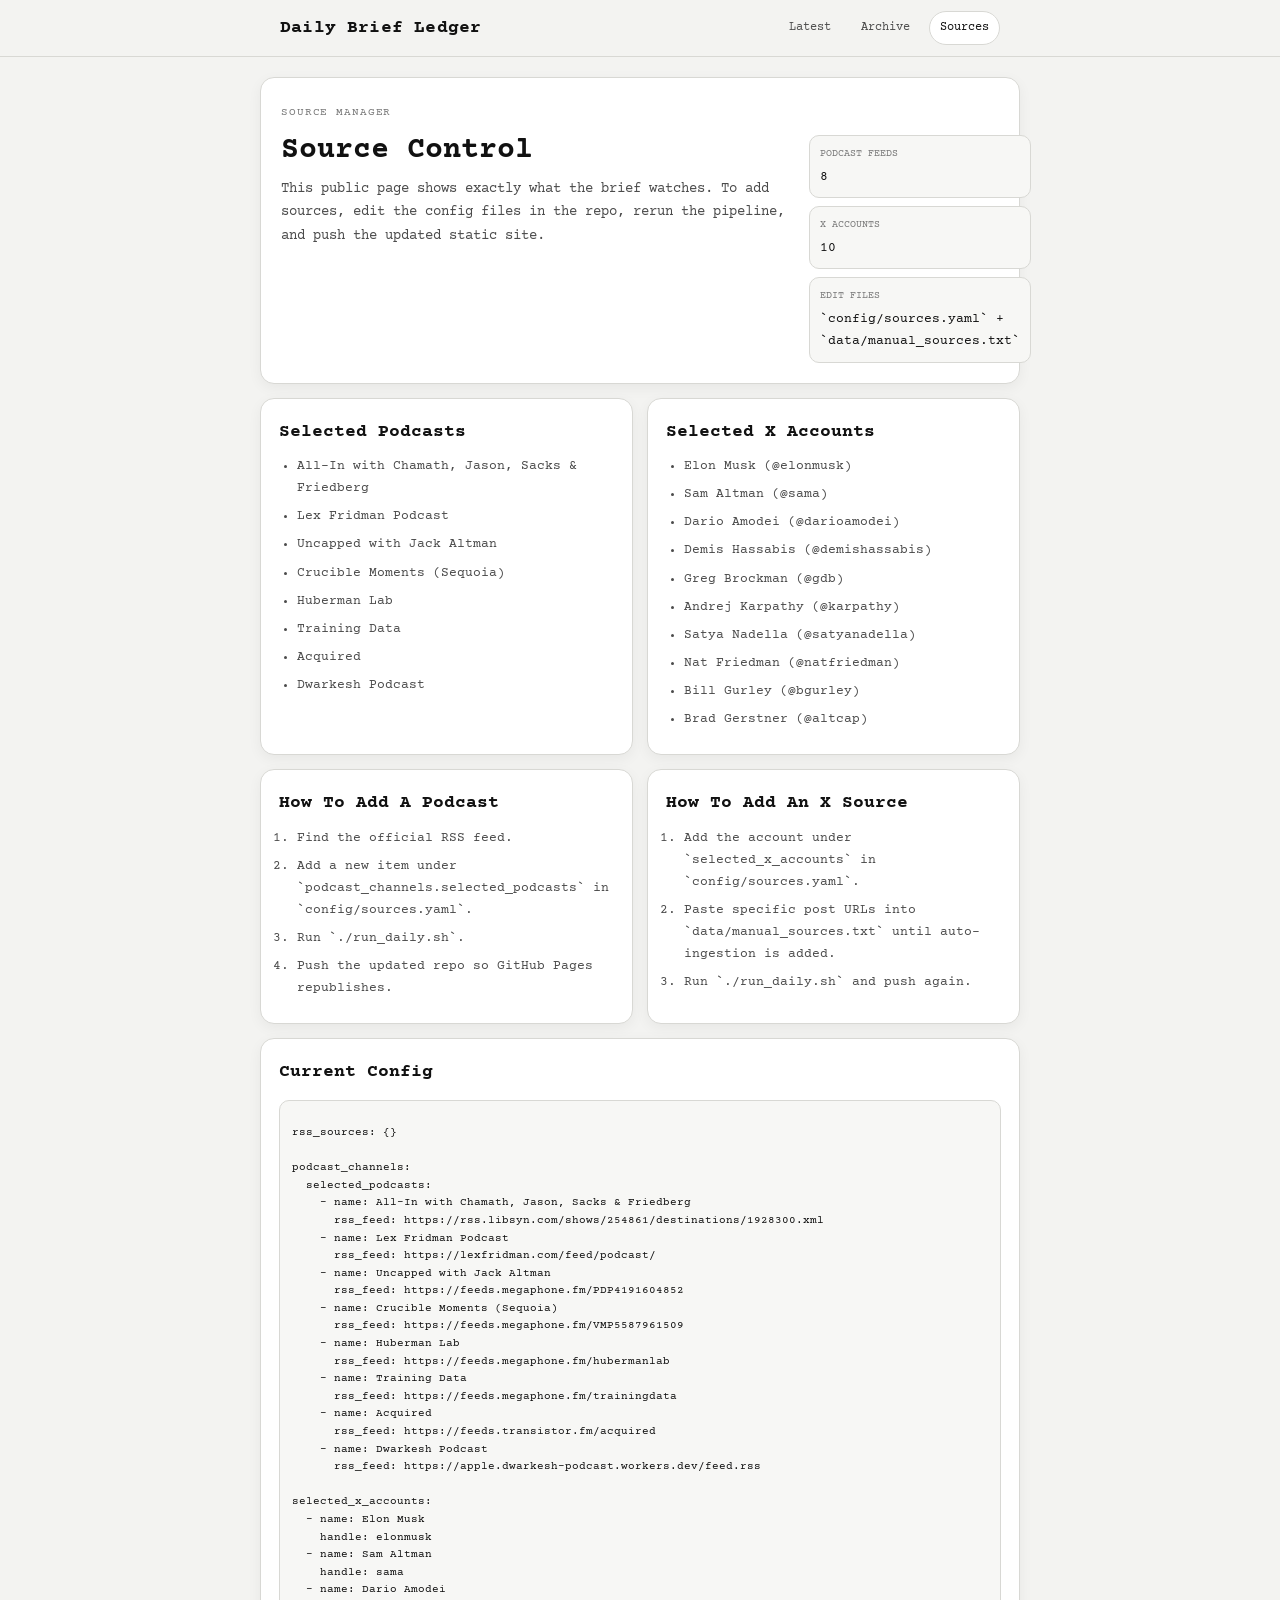
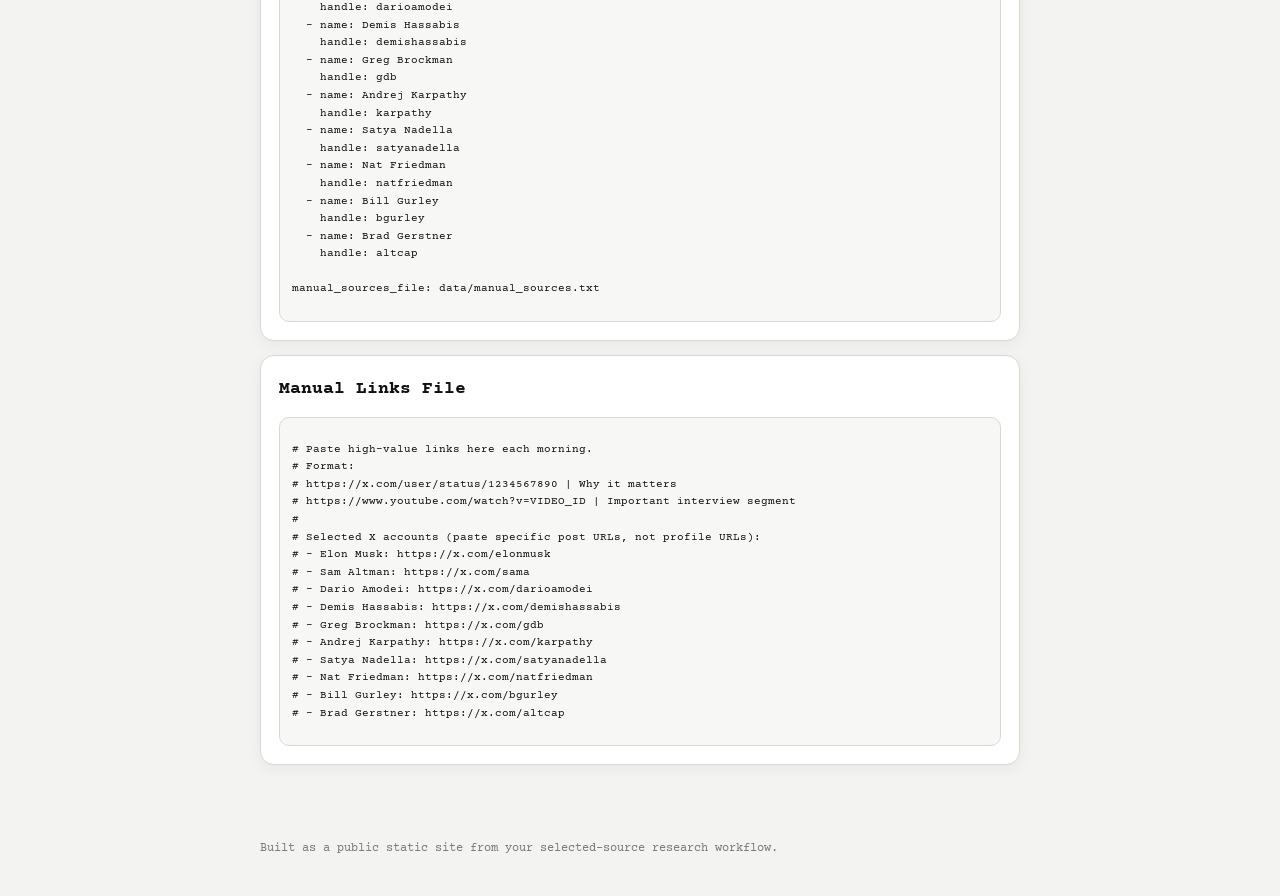
<file: site/sources.html>
<!doctype html>
<html lang="en">
<head>
  <meta charset="utf-8" />
  <meta name="viewport" content="width=device-width, initial-scale=1, viewport-fit=cover" />
  <title>Daily Brief Sources</title>
  <meta name="description" content="Daily brief archive and selected-source summaries" />
  <link rel="preconnect" href="https://fonts.googleapis.com" />
  <link rel="preconnect" href="https://fonts.gstatic.com" crossorigin />
  <link href="https://fonts.googleapis.com/css2?family=Courier+Prime:wght@400;700&family=IBM+Plex+Mono:wght@400;500;600&display=swap" rel="stylesheet" />
  <link rel="stylesheet" href="style.css" />
</head>
<body>

<header class="header">
  <div class="container">
    <div class="header-inner">
      <a class="logo" href="index.html">Daily Brief Ledger</a>
      <nav class="header-nav"><a class="nav-link " href="index.html">Latest</a><a class="nav-link " href="archive.html">Archive</a><a class="nav-link active" href="sources.html">Sources</a></nav>
    </div>
  </div>
</header>

<main class="container main-content">
  <section class="hero-card">
    <span class="eyebrow">Source Manager</span>
    <div class="hero-head">
      <div class="hero-copy">
        <h1>Source Control</h1>
        <p>This public page shows exactly what the brief watches. To add sources, edit the config files in the repo, rerun the pipeline, and push the updated static site.</p>
      </div>
      <div class="hero-metrics">
        <div class="metric-row"><span class="metric-label">Podcast Feeds</span><span class="metric-value">8</span></div>
        <div class="metric-row"><span class="metric-label">X Accounts</span><span class="metric-value">10</span></div>
        <div class="metric-row"><span class="metric-label">Edit Files</span><span class="metric-value">`config/sources.yaml` + `data/manual_sources.txt`</span></div>
      </div>
    </div>
  </section>
  <section class="two-col">
    <div class="source-card">
      <h3>Selected Podcasts</h3>
      <ul class="source-list"><li>All-In with Chamath, Jason, Sacks &amp; Friedberg</li><li>Lex Fridman Podcast</li><li>Uncapped with Jack Altman</li><li>Crucible Moments (Sequoia)</li><li>Huberman Lab</li><li>Training Data</li><li>Acquired</li><li>Dwarkesh Podcast</li></ul>
    </div>
    <div class="source-card">
      <h3>Selected X Accounts</h3>
      <ul class="source-list"><li>Elon Musk (@elonmusk)</li><li>Sam Altman (@sama)</li><li>Dario Amodei (@darioamodei)</li><li>Demis Hassabis (@demishassabis)</li><li>Greg Brockman (@gdb)</li><li>Andrej Karpathy (@karpathy)</li><li>Satya Nadella (@satyanadella)</li><li>Nat Friedman (@natfriedman)</li><li>Bill Gurley (@bgurley)</li><li>Brad Gerstner (@altcap)</li></ul>
    </div>
    <div class="note-card">
      <h3>How To Add A Podcast</h3>
      <ol class="note-list">
        <li>Find the official RSS feed.</li>
        <li>Add a new item under `podcast_channels.selected_podcasts` in `config/sources.yaml`.</li>
        <li>Run `./run_daily.sh`.</li>
        <li>Push the updated repo so GitHub Pages republishes.</li>
      </ol>
    </div>
    <div class="note-card">
      <h3>How To Add An X Source</h3>
      <ol class="note-list">
        <li>Add the account under `selected_x_accounts` in `config/sources.yaml`.</li>
        <li>Paste specific post URLs into `data/manual_sources.txt` until auto-ingestion is added.</li>
        <li>Run `./run_daily.sh` and push again.</li>
      </ol>
    </div>
  </section>
  <section class="note-card" style="margin-top:14px;">
    <h3>Current Config</h3>
    <div class="pre-box"><pre>rss_sources: {}

podcast_channels:
  selected_podcasts:
    - name: All-In with Chamath, Jason, Sacks &amp; Friedberg
      rss_feed: https://rss.libsyn.com/shows/254861/destinations/1928300.xml
    - name: Lex Fridman Podcast
      rss_feed: https://lexfridman.com/feed/podcast/
    - name: Uncapped with Jack Altman
      rss_feed: https://feeds.megaphone.fm/PDP4191604852
    - name: Crucible Moments (Sequoia)
      rss_feed: https://feeds.megaphone.fm/VMP5587961509
    - name: Huberman Lab
      rss_feed: https://feeds.megaphone.fm/hubermanlab
    - name: Training Data
      rss_feed: https://feeds.megaphone.fm/trainingdata
    - name: Acquired
      rss_feed: https://feeds.transistor.fm/acquired
    - name: Dwarkesh Podcast
      rss_feed: https://apple.dwarkesh-podcast.workers.dev/feed.rss

selected_x_accounts:
  - name: Elon Musk
    handle: elonmusk
  - name: Sam Altman
    handle: sama
  - name: Dario Amodei
    handle: darioamodei
  - name: Demis Hassabis
    handle: demishassabis
  - name: Greg Brockman
    handle: gdb
  - name: Andrej Karpathy
    handle: karpathy
  - name: Satya Nadella
    handle: satyanadella
  - name: Nat Friedman
    handle: natfriedman
  - name: Bill Gurley
    handle: bgurley
  - name: Brad Gerstner
    handle: altcap

manual_sources_file: data/manual_sources.txt
</pre></div>
  </section>
  <section class="note-card" style="margin-top:14px;">
    <h3>Manual Links File</h3>
    <div class="pre-box"><pre># Paste high-value links here each morning.
# Format:
# https://x.com/user/status/1234567890 | Why it matters
# https://www.youtube.com/watch?v=VIDEO_ID | Important interview segment
#
# Selected X accounts (paste specific post URLs, not profile URLs):
# - Elon Musk: https://x.com/elonmusk
# - Sam Altman: https://x.com/sama
# - Dario Amodei: https://x.com/darioamodei
# - Demis Hassabis: https://x.com/demishassabis
# - Greg Brockman: https://x.com/gdb
# - Andrej Karpathy: https://x.com/karpathy
# - Satya Nadella: https://x.com/satyanadella
# - Nat Friedman: https://x.com/natfriedman
# - Bill Gurley: https://x.com/bgurley
# - Brad Gerstner: https://x.com/altcap
</pre></div>
  </section>
</main>

<footer class="container footer">Built as a public static site from your selected-source research workflow.</footer>

</body>
</html>
</file>
<file: site/style.css>
:root {
  --bg: #f3f3f1;
  --paper: #ffffff;
  --paper-2: #f7f7f5;
  --text: #111111;
  --text-soft: #4b4b4b;
  --text-faint: #777777;
  --line: #d8d8d4;
  --line-strong: #bcbcb6;
  --shadow: 0 4px 14px rgba(0, 0, 0, 0.05);
}
* { box-sizing: border-box; }
html {
  scroll-behavior: smooth;
  -webkit-font-smoothing: antialiased;
  -moz-osx-font-smoothing: grayscale;
}
body {
  margin: 0;
  color: var(--text);
  background: var(--bg);
  font-family: "Courier Prime", "IBM Plex Mono", "Courier New", monospace;
  line-height: 1.7;
}
a { color: var(--text); text-decoration: none; }
a:hover { text-decoration: underline; }
.container { width: 100%; padding: 0 20px; }
@media (min-width: 860px) {
  .container { max-width: 760px; margin: 0 auto; }
}
.header {
  position: sticky;
  top: 0;
  z-index: 100;
  background: rgba(243, 243, 241, 0.94);
  backdrop-filter: blur(12px);
  border-bottom: 1px solid var(--line);
}
.header-inner {
  display: flex;
  align-items: center;
  justify-content: space-between;
  gap: 12px;
  min-height: 56px;
}
.logo {
  font-size: 18px;
  font-weight: 700;
  letter-spacing: 0.01em;
  color: var(--text);
}
.header-nav { display: flex; gap: 8px; align-items: center; flex-wrap: wrap; }
.nav-link {
  padding: 6px 10px;
  border-radius: 999px;
  font-size: 12px;
  color: var(--text-soft);
  border: 1px solid transparent;
}
.nav-link:hover,
.nav-link.active {
  border-color: var(--line);
  background: var(--paper);
  color: var(--text);
  text-decoration: none;
}
.date-bar {
  border-bottom: 1px solid var(--line);
  background: rgba(243, 243, 241, 0.92);
}
.date-bar-inner {
  display: grid;
  grid-template-columns: 40px 1fr 40px;
  align-items: center;
  gap: 10px;
  min-height: 76px;
}
.date-arrow {
  display: flex;
  align-items: center;
  justify-content: center;
  width: 34px;
  height: 34px;
  border-radius: 999px;
  border: 1px solid var(--line);
  background: var(--paper);
  color: var(--text-soft);
}
.date-arrow.disabled { opacity: 0.35; pointer-events: none; }
.date-center { text-align: center; }
.date-main { display: block; font-size: 21px; font-weight: 700; }
.date-sub { display: block; margin-top: 4px; font-size: 12px; color: var(--text-faint); }
.jump-bar {
  position: sticky;
  top: 56px;
  z-index: 90;
  background: rgba(243, 243, 241, 0.95);
  border-bottom: 1px solid var(--line);
}
.jump-list {
  display: flex;
  gap: 8px;
  overflow-x: auto;
  padding: 10px 0;
  scrollbar-width: none;
}
.jump-list::-webkit-scrollbar { display: none; }
.jump-chip {
  white-space: nowrap;
  padding: 6px 10px;
  border-radius: 999px;
  border: 1px solid var(--line);
  background: var(--paper);
  color: var(--text-soft);
  font-size: 11px;
}
.main-content { padding: 20px 0 52px; }
.hero-card,
.article-card,
.archive-card,
.source-card,
.note-card {
  background: var(--paper);
  border: 1px solid var(--line);
  border-radius: 14px;
  box-shadow: var(--shadow);
}
.hero-card { padding: 20px; margin-bottom: 14px; }
.eyebrow {
  display: inline-block;
  font-size: 11px;
  text-transform: uppercase;
  letter-spacing: 0.08em;
  color: var(--text-faint);
}
.hero-head {
  display: flex;
  justify-content: space-between;
  gap: 16px;
  align-items: flex-start;
  margin-top: 10px;
}
.hero-copy h1 { margin: 0; font-size: 30px; line-height: 1.08; }
.hero-copy p { margin: 10px 0 0; color: var(--text-soft); font-size: 14px; }
.hero-metrics { min-width: 190px; display: grid; gap: 8px; }
.metric-row {
  padding: 9px 10px;
  border-radius: 10px;
  background: var(--paper-2);
  border: 1px solid var(--line);
}
.metric-label {
  display: block;
  font-size: 10px;
  text-transform: uppercase;
  color: var(--text-faint);
}
.metric-value {
  display: block;
  margin-top: 4px;
  font-size: 13px;
  color: var(--text);
}
.toolbar {
  display: flex;
  justify-content: space-between;
  gap: 10px;
  align-items: center;
  flex-wrap: wrap;
  margin-top: 14px;
  padding-top: 14px;
  border-top: 1px dashed var(--line);
}
.toolbar-note { color: var(--text-faint); font-size: 11px; }
.toolbar-links { display: flex; gap: 8px; flex-wrap: wrap; }
.button-link {
  padding: 7px 10px;
  border-radius: 999px;
  background: var(--paper-2);
  border: 1px solid var(--line);
  color: var(--text-soft);
  font-size: 11px;
}
.article-card { padding: 22px; }
.content h1 { display: none; }
.content hr {
  border: 0;
  border-top: 1px dashed var(--line);
  margin: 18px 0;
}
.content h2 {
  margin: 24px 0 12px;
  padding-top: 8px;
  font-size: 22px;
  line-height: 1.25;
  border-top: 1px solid var(--line-strong);
}
.content h2:first-of-type { margin-top: 0; padding-top: 0; border-top: 0; }
.content h3 {
  margin: 18px 0 8px;
  font-size: 15px;
  line-height: 1.45;
  color: var(--text);
}
.content p,
.content li { font-size: 14px; color: var(--text); }
.content ul,
.content ol { padding-left: 22px; }
.content li { margin: 7px 0; }
.content blockquote {
  margin: 14px 0;
  padding: 12px 14px;
  border-left: 3px solid var(--line-strong);
  background: var(--paper-2);
  color: var(--text-soft);
}
.content table {
  width: 100%;
  border-collapse: collapse;
  margin-top: 12px;
  font-size: 12px;
}
.content th,
.content td {
  text-align: left;
  vertical-align: top;
  border-bottom: 1px solid var(--line);
  padding: 9px 8px;
}
.content code,
pre,
code {
  font-family: "Courier Prime", "IBM Plex Mono", "Courier New", monospace;
}
.content code {
  background: var(--paper-2);
  padding: 2px 4px;
  border-radius: 4px;
}
.two-col {
  display: grid;
  grid-template-columns: repeat(2, minmax(0, 1fr));
  gap: 14px;
}
.source-card,
.note-card,
.archive-card { padding: 18px; }
.source-card h3,
.archive-card h3,
.note-card h3 { margin: 0 0 8px; font-size: 18px; }
.source-list,
.note-list { margin: 0; padding-left: 18px; }
.source-list li,
.note-list li { margin: 6px 0; font-size: 13px; color: var(--text-soft); }
.pre-box {
  margin-top: 12px;
  padding: 12px;
  border-radius: 10px;
  border: 1px solid var(--line);
  background: var(--paper-2);
  overflow-x: auto;
  font-size: 11px;
  line-height: 1.6;
}
.archive-grid { display: grid; gap: 14px; }
.archive-card p { margin: 0; color: var(--text-soft); font-size: 13px; }
.footer { padding: 22px 0 36px; color: var(--text-faint); font-size: 12px; }
@media (max-width: 700px) {
  .hero-head,
  .two-col { grid-template-columns: 1fr; display: grid; }
  .hero-metrics { min-width: 0; }
  .container { padding: 0 14px; }
  .date-main { font-size: 18px; }
  .hero-copy h1 { font-size: 26px; }
  .content p,
  .content li { font-size: 13px; }
  .article-card,
  .hero-card,
  .archive-card,
  .source-card,
  .note-card { padding: 16px; }
}
</file>
